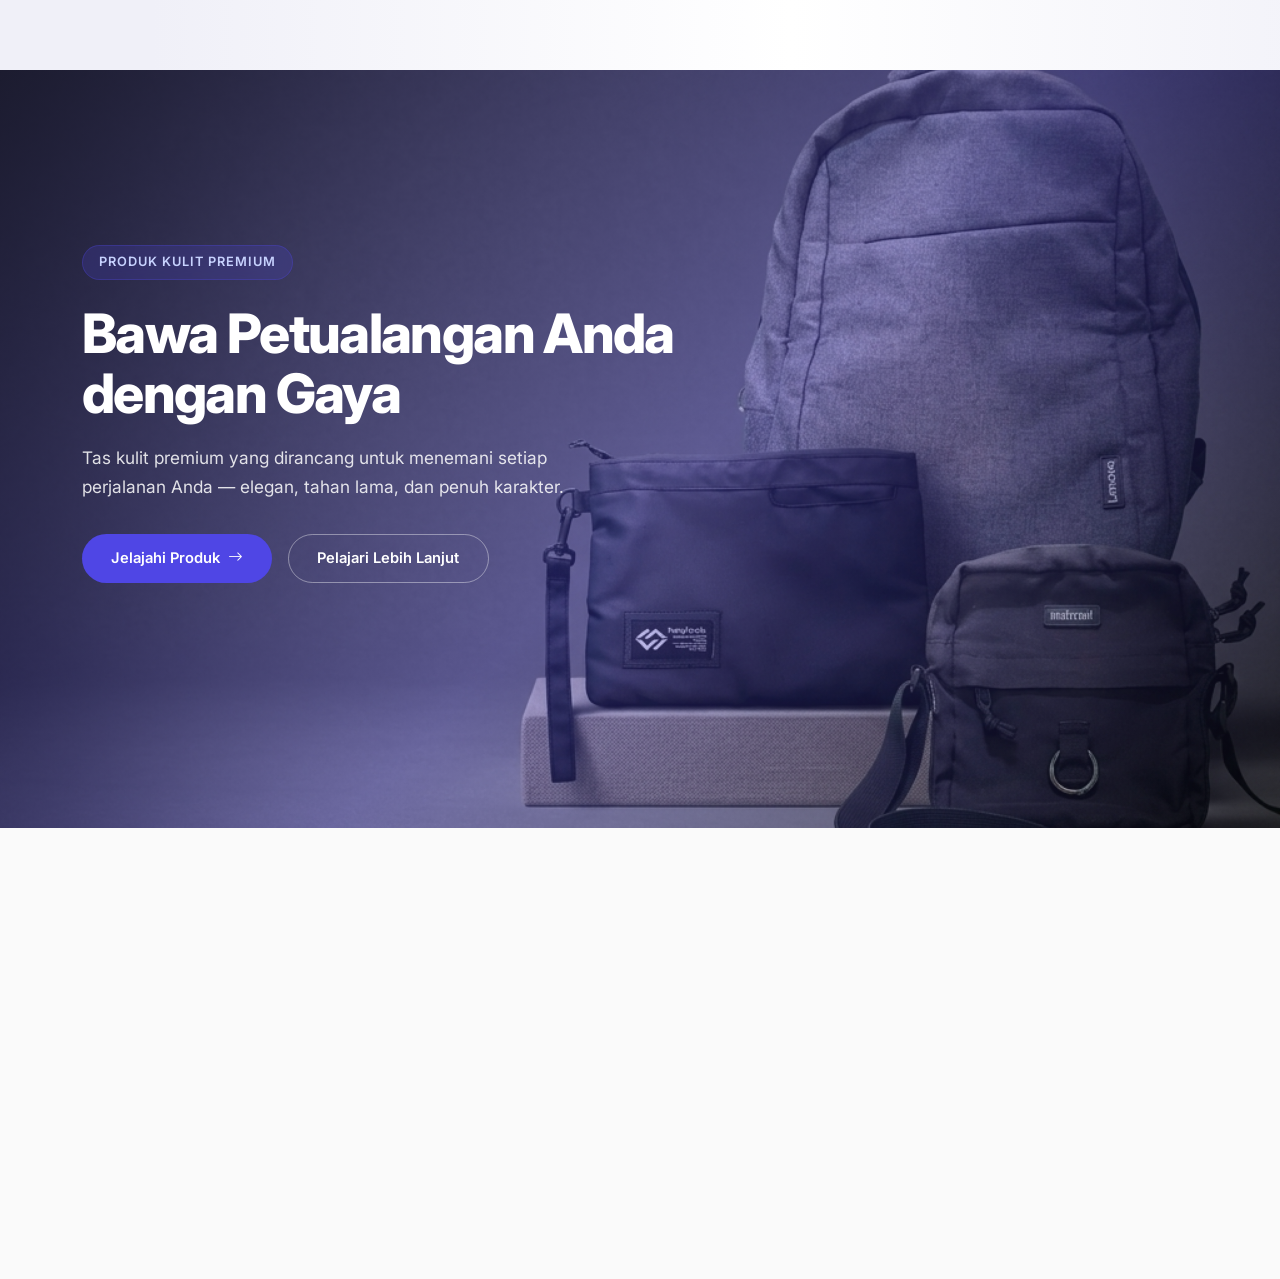
<file: index.html>
<!DOCTYPE html>
<html lang="id">
<head>
  <meta charset="UTF-8">
  <meta http-equiv="refresh" content="0; url=mybag/beranda.html">
  <title>MyBag — Redirecting...</title>
</head>
<body>
  <p>Mengarahkan ke <a href="mybag/beranda.html">MyBag</a>...</p>
</body>
</html>
</file>
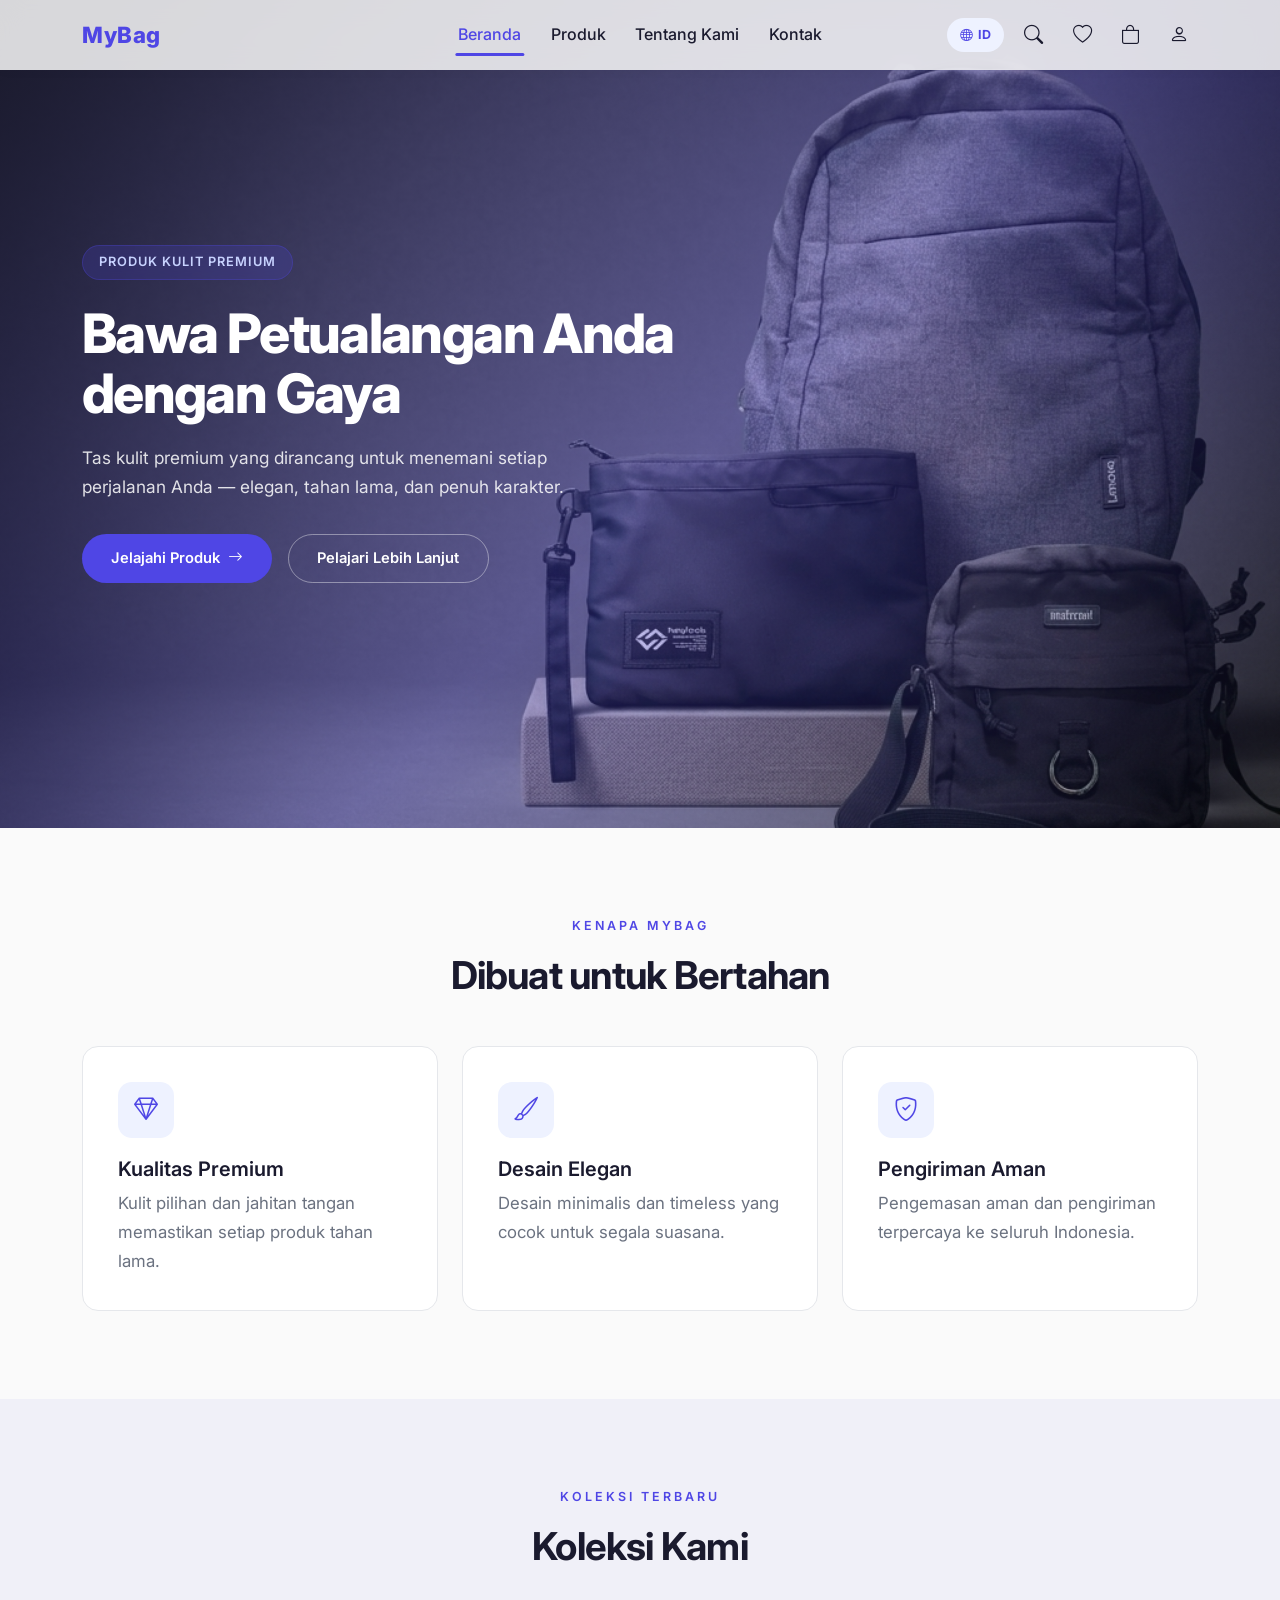
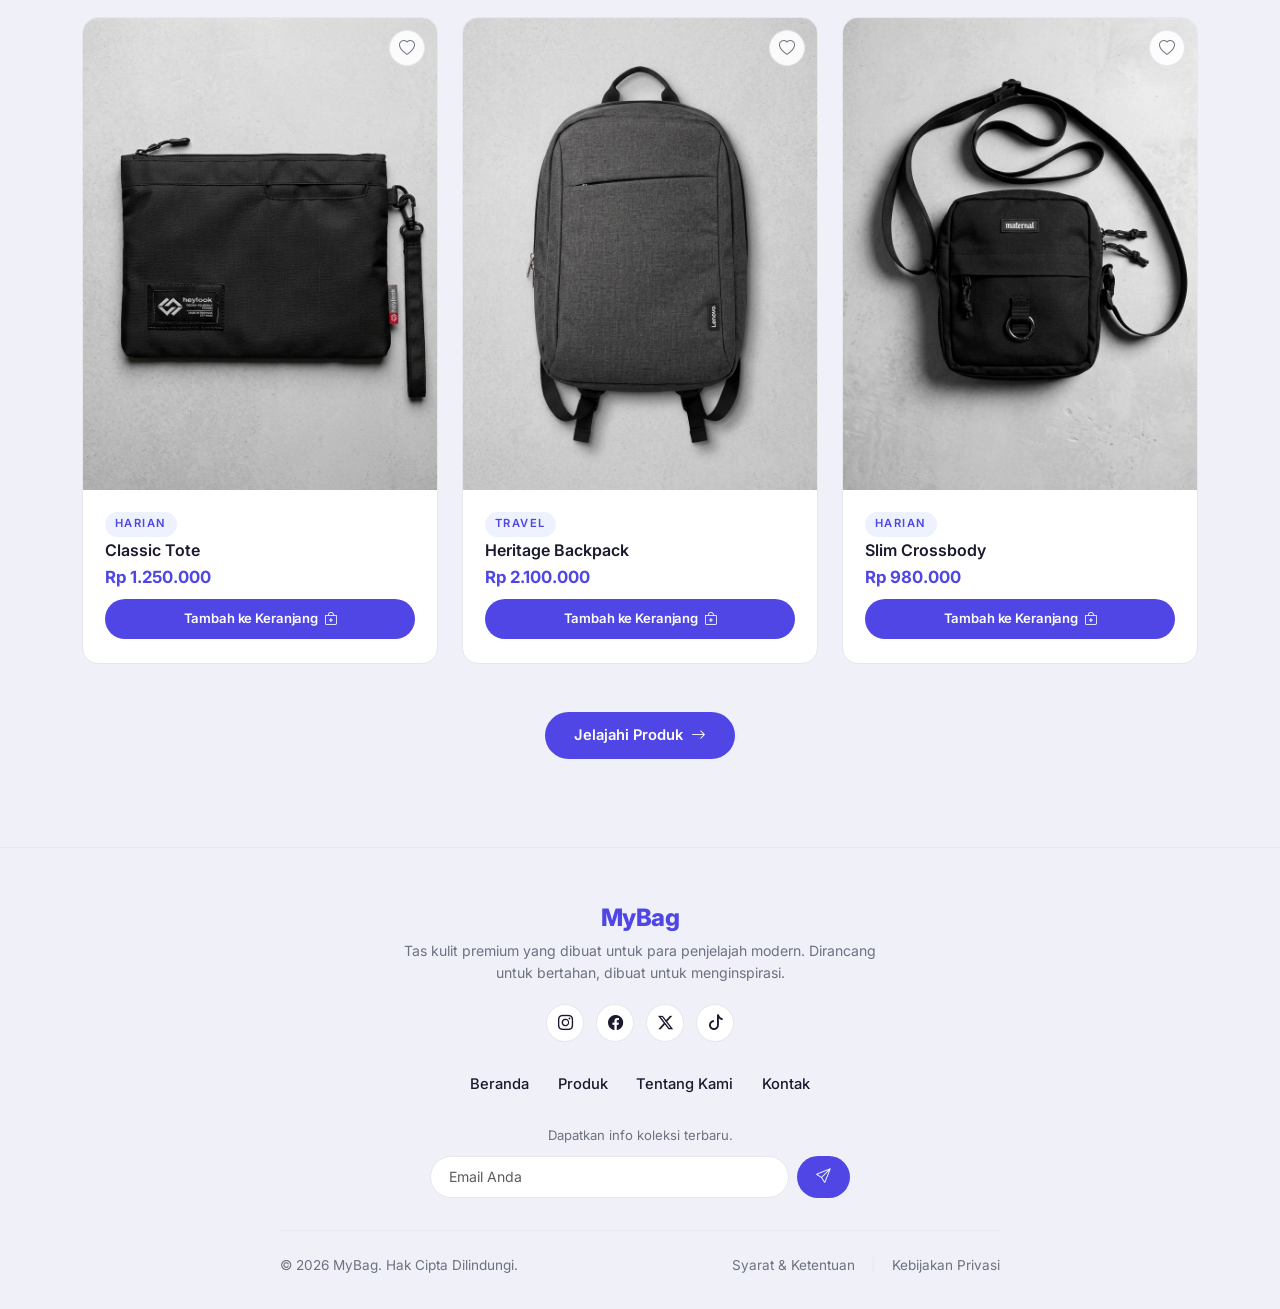
<file: mybag/beranda.html>
<!DOCTYPE html>
<html lang="id">
<head>
<meta charset="UTF-8">
<meta name="viewport" content="width=device-width, initial-scale=1.0">
<meta name="description" content="MyBag — Tas kulit premium untuk para penjelajah modern. Elegan, tahan lama, dan penuh karakter.">
<title>MyBag — Carry Your Adventure in Style</title>
<link href="https://cdn.jsdelivr.net/npm/bootstrap@5.3.3/dist/css/bootstrap.min.css" rel="stylesheet">
<link href="https://cdn.jsdelivr.net/npm/bootstrap-icons@1.11.3/font/bootstrap-icons.css" rel="stylesheet">
<link href="https://fonts.googleapis.com/css2?family=Inter:wght@300;400;500;600;700;800&display=swap" rel="stylesheet">
<link href="css/global.css" rel="stylesheet">
<style>
/* Hero */
.hero{position:relative;min-height:92vh;display:flex;align-items:center;overflow:hidden;}
.hero-bg{position:absolute;inset:0;background:url('../assets/images/Hero Banner.png') center/cover no-repeat;}
.hero-overlay{position:absolute;inset:0;background:linear-gradient(135deg, rgba(26,26,46,0.88) 0%, rgba(79,70,229,0.35) 55%, rgba(26,26,46,0.18) 100%);}
.hero-content{position:relative;z-index:2;color:#fff;}
.hero-content h1{font-size:3.4rem;font-weight:800;line-height:1.1;margin-bottom:1.2rem;letter-spacing:-0.03em;}
.hero-content p{font-size:1.08rem;color:rgba(255,255,255,0.85);max-width:500px;margin-bottom:2rem;line-height:1.7;}
.hero .btn-outline-main{background:transparent;color:#fff;border-color:rgba(255,255,255,0.4);}
.hero .btn-outline-main:hover{background:#fff;color:var(--primary);border-color:#fff;}
.hero-badge{display:inline-block;background:rgba(79,70,229,0.2);border:1px solid rgba(79,70,229,0.3);color:#c7d2fe;padding:0.4rem 1rem;border-radius:50px;font-size:0.8rem;font-weight:600;letter-spacing:1px;text-transform:uppercase;margin-bottom:1.5rem;backdrop-filter:blur(8px);}

@media (max-width:991px){
  .hero-content h1{font-size:2.4rem;}
  .hero{min-height:80vh; align-items:flex-end; padding-bottom:4rem;}
  .hero-overlay{background:linear-gradient(180deg, rgba(26,26,46,0.6) 0%, rgba(26,26,46,0.85) 100%);}
  .hero-content .d-flex.gap-3{flex-wrap:nowrap !important; gap:0.6rem !important;}
  .hero-content .btn-main,
  .hero-content .btn-outline-main{font-size:0.82rem; padding:0.65rem 1.2rem; white-space:nowrap;}
}
</style>
</head>
<body>

<!-- Navbar -->
<div id="navbar"></div>

<!-- Hero -->
<section class="hero">
  <div class="hero-bg"></div>
  <div class="hero-overlay"></div>
  <div class="container hero-content">
    <div class="row">
      <div class="col-lg-7">
        <span class="hero-badge" data-i18n="hero_badge">Produk Kulit Premium</span>
        <h1 data-i18n="hero_title">Bawa Petualangan Anda dengan Gaya</h1>
        <p data-i18n="hero_desc">Tas kulit premium yang dirancang untuk menemani setiap perjalanan Anda — elegan, tahan lama, dan penuh karakter.</p>
        <div class="d-flex gap-3 flex-wrap">
          <a href="produk.html" class="btn-main"><span data-i18n="btn_explore">Jelajahi Produk</span> <i class="bi bi-arrow-right"></i></a>
          <a href="tentang-kami.html" class="btn-outline-main" data-i18n="btn_learn_more">Pelajari Lebih Lanjut</a>
        </div>
      </div>
    </div>
  </div>
</section>

<!-- Features -->
<section class="section">
  <div class="container">
    <div class="text-center mb-5 reveal">
      <p class="eyebrow" data-i18n="why_eyebrow">Kenapa MyBag</p>
      <h2 class="title" data-i18n="why_title">Dibuat untuk Bertahan</h2>
    </div>
    <div class="row g-4">
      <div class="col-md-4 reveal reveal-delay-1">
        <div class="card-box text-center text-md-start">
          <div class="icon-circle mx-auto mx-md-0"><i class="bi bi-gem"></i></div>
          <h5 class="fw-semibold mb-2" data-i18n="feat_1_title">Kualitas Premium</h5>
          <p class="subtitle mb-0" data-i18n="feat_1_desc">Kulit pilihan dan jahitan tangan memastikan setiap produk tahan lama.</p>
        </div>
      </div>
      <div class="col-md-4 reveal reveal-delay-2">
        <div class="card-box text-center text-md-start">
          <div class="icon-circle mx-auto mx-md-0"><i class="bi bi-brush"></i></div>
          <h5 class="fw-semibold mb-2" data-i18n="feat_2_title">Desain Elegan</h5>
          <p class="subtitle mb-0" data-i18n="feat_2_desc">Desain minimalis dan timeless yang cocok untuk segala suasana.</p>
        </div>
      </div>
      <div class="col-md-4 reveal reveal-delay-3">
        <div class="card-box text-center text-md-start">
          <div class="icon-circle mx-auto mx-md-0"><i class="bi bi-shield-check"></i></div>
          <h5 class="fw-semibold mb-2" data-i18n="feat_3_title">Pengiriman Aman</h5>
          <p class="subtitle mb-0" data-i18n="feat_3_desc">Pengemasan aman dan pengiriman terpercaya ke seluruh Indonesia.</p>
        </div>
      </div>
    </div>
  </div>
</section>

<!-- Latest Collection -->
<section class="section section-bg">
  <div class="container">
    <div class="text-center mb-5 reveal">
      <p class="eyebrow" data-i18n="latest_eyebrow">Koleksi Terbaru</p>
      <h2 class="title" data-i18n="latest_title">Koleksi Kami</h2>
    </div>
    <div class="row g-4" id="homeProductGrid">
      <!-- Dynamic product cards appended by JS -->
    </div>
    <div class="text-center mt-5">
      <a href="produk.html" class="btn-main"><span data-i18n="btn_explore">Jelajahi Semua Produk</span> <i class="bi bi-arrow-right"></i></a>
    </div>
  </div>
</section>

<!-- Footer -->
<div id="footer"></div>

<script src="https://cdn.jsdelivr.net/npm/bootstrap@5.3.3/dist/js/bootstrap.bundle.min.js"></script>
<script src="js/app.js"></script>
<script>
document.addEventListener('DOMContentLoaded', function(){
  renderHomeProducts();
});
</script>
</body>
</html>
</file>
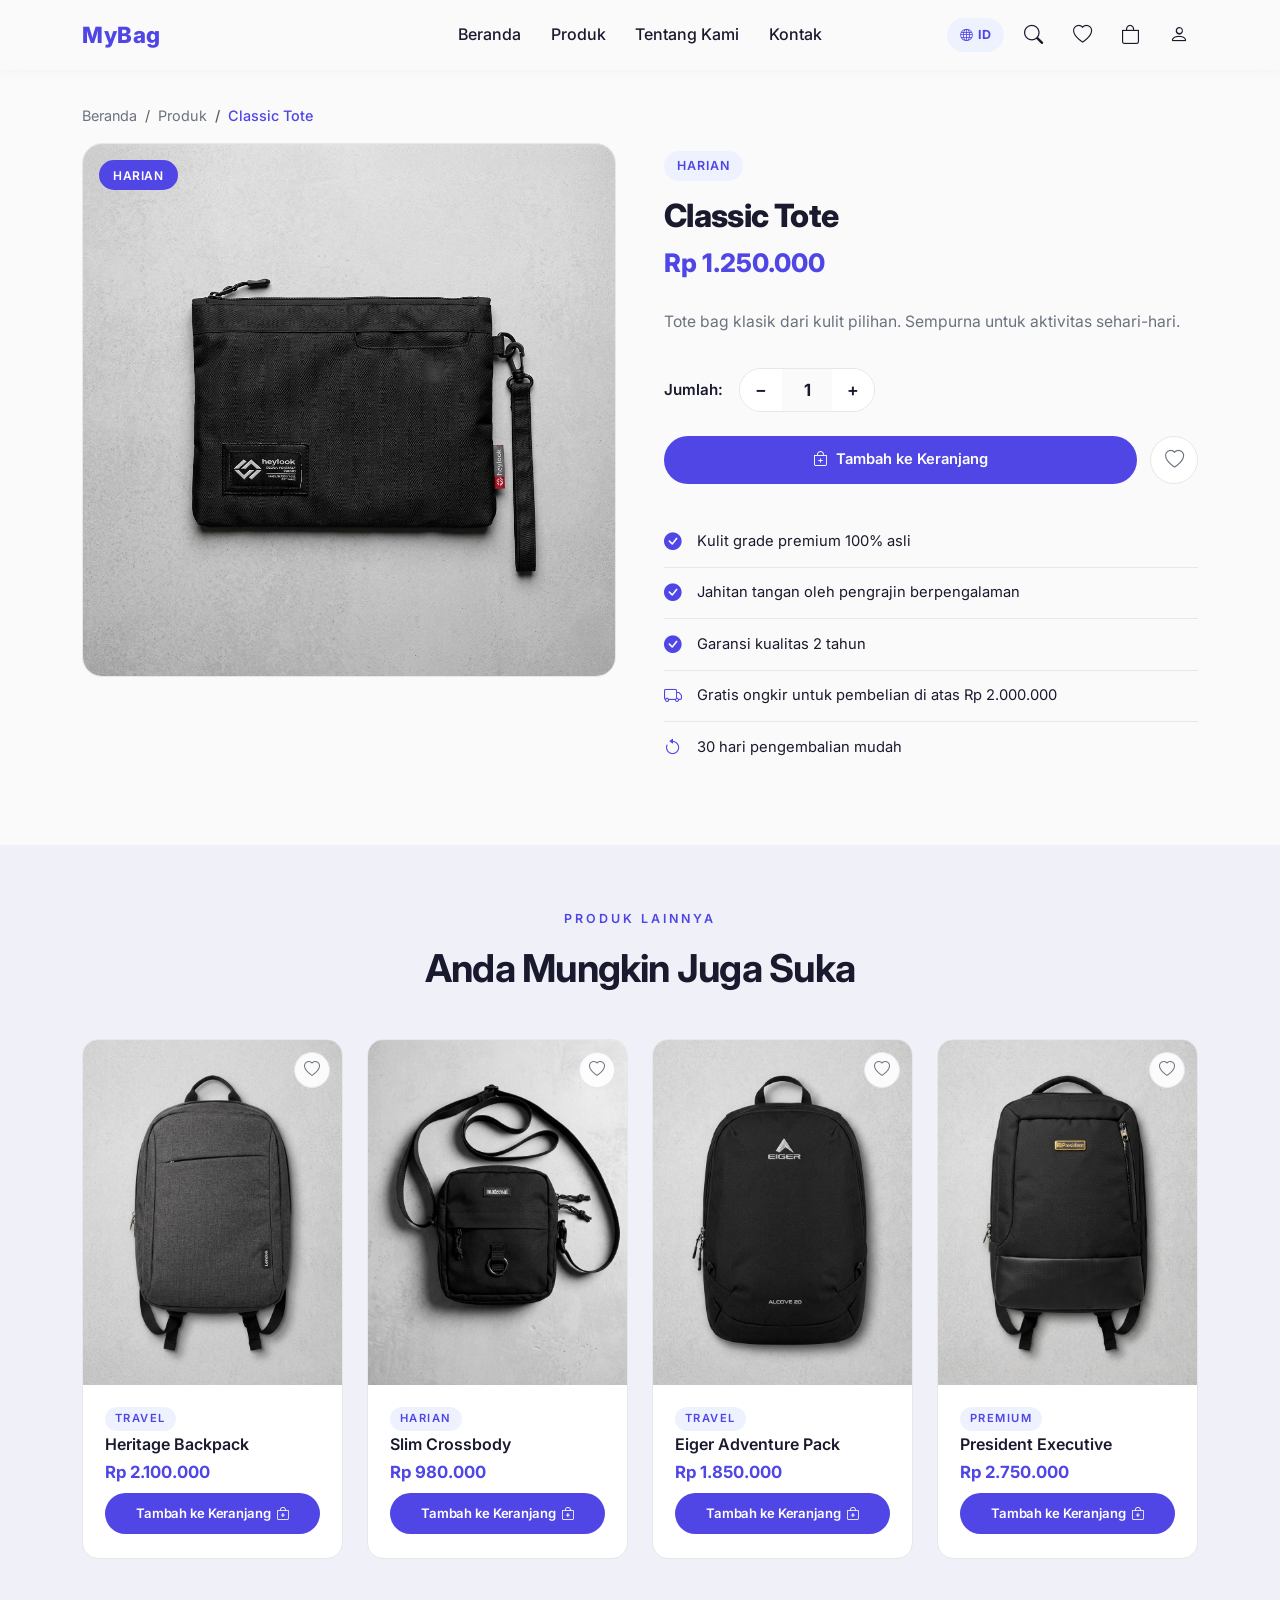
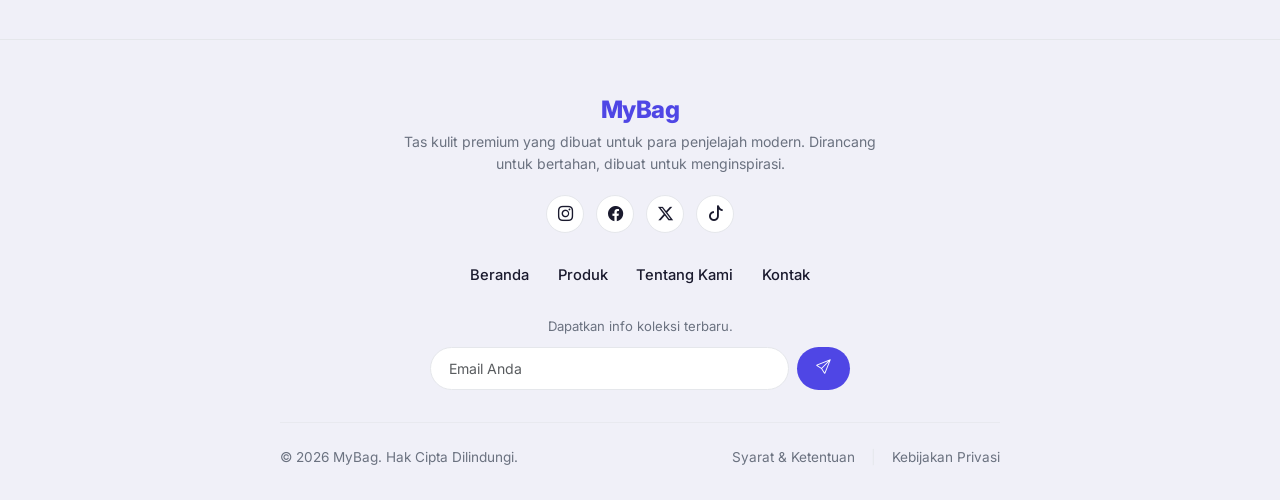
<file: mybag/detail-produk.html>
<!DOCTYPE html>
<html lang="id">
<head>
<meta charset="UTF-8">
<meta name="viewport" content="width=device-width, initial-scale=1.0">
<meta name="description" content="Detail produk tas kulit premium MyBag. Lihat spesifikasi, harga, dan tambahkan ke keranjang.">
<title>MyBag — Detail Produk</title>
<link href="https://cdn.jsdelivr.net/npm/bootstrap@5.3.3/dist/css/bootstrap.min.css" rel="stylesheet">
<link href="https://cdn.jsdelivr.net/npm/bootstrap-icons@1.11.3/font/bootstrap-icons.css" rel="stylesheet">
<link href="https://fonts.googleapis.com/css2?family=Inter:wght@300;400;500;600;700;800&display=swap" rel="stylesheet">
<link href="css/global.css" rel="stylesheet">
<style>
.detail-section{padding:7rem 0 4rem;}

.product-gallery{position:relative;border-radius:20px;overflow:hidden;background:#fff;border:1px solid var(--border);width:100%;aspect-ratio:1 / 1;height:auto;display:flex;align-items:center;justify-content:center;}
.product-gallery img{width:100%;height:100%;object-fit:cover;filter:contrast(1.06) brightness(0.98) saturate(1.02);transition:transform .5s ease;}
.product-gallery:hover img{transform:scale(1.04);}
.gallery-badge{position:absolute;top:16px;left:16px;background:var(--primary);color:#fff;padding:0.35rem 0.9rem;border-radius:50px;font-size:0.75rem;font-weight:600;letter-spacing:0.5px;text-transform:uppercase;z-index:2;}

.product-info{padding:0.5rem 0;}
.product-info .cat-label{display:inline-block;background:var(--primary-light);color:var(--primary);padding:0.3rem 0.8rem;border-radius:50px;font-size:0.78rem;font-weight:600;text-transform:uppercase;letter-spacing:1px;margin-bottom:1rem;}
.product-info h1{font-weight:800;font-size:2rem;letter-spacing:-0.02em;margin-bottom:0.5rem;}
.product-info .price-tag{font-size:1.6rem;font-weight:800;color:var(--primary);margin-bottom:1.5rem;}
.product-info .desc{color:var(--text-secondary);line-height:1.8;margin-bottom:2rem;font-size:0.98rem;}

.qty-selector{display:flex;align-items:center;border:1.5px solid var(--border);border-radius:50px;overflow:hidden;width:fit-content;}
.qty-selector button{background:#fff;border:none;width:42px;height:42px;font-size:1.1rem;font-weight:600;cursor:pointer;transition:all .3s ease;color:var(--text);font-family:'Inter',sans-serif;}
.qty-selector button:hover{background:var(--primary-light);color:var(--primary);}
.qty-selector span{width:50px;text-align:center;font-weight:700;font-size:1.05rem;}

.action-buttons{display:flex;gap:0.8rem;margin-top:1.5rem;flex-wrap:wrap;}
.action-buttons .btn-main{flex:1;justify-content:center;min-width:200px;}
.wishlist-btn{width:48px;height:48px;border-radius:50%;border:1.5px solid var(--border);background:#fff;display:flex;align-items:center;justify-content:center;font-size:1.2rem;cursor:pointer;transition:all .3s cubic-bezier(0.4,0,0.2,1);color:var(--text-secondary);flex-shrink:0;}
.wishlist-btn:hover,.wishlist-btn.active{color:#EF4444;border-color:#EF4444;background:rgba(239,68,68,0.05);transform:scale(1.08);}

.feature-list{list-style:none;padding:0;margin:2rem 0 0;}
.feature-list li{display:flex;align-items:center;gap:0.8rem;padding:0.7rem 0;border-bottom:1px solid var(--border);font-size:0.92rem;}
.feature-list li:last-child{border-bottom:none;}
.feature-list li i{color:var(--primary);font-size:1.1rem;width:20px;}

.related-section{padding:4rem 0 5rem;}

@media (max-width:991px){
  .product-gallery{aspect-ratio:1 / 1;}
  .product-info h1{font-size:1.6rem;}
}
@media (max-width:576px){
  .product-gallery{aspect-ratio:1 / 1;}
  .action-buttons .btn-main { min-width: 0 !important; }
}
</style>
</head>
<body>

<!-- Navbar -->
<div id="navbar"></div>

<!-- Breadcrumb -->
<section style="padding-top:5.5rem;">
  <div class="container">
    <nav aria-label="breadcrumb" style="padding:1rem 0;">
      <ol class="breadcrumb mb-0" style="font-size:0.9rem;">
        <li class="breadcrumb-item"><a href="beranda.html" style="color:var(--text-secondary);" data-i18n="nav_home">Beranda</a></li>
        <li class="breadcrumb-item"><a href="produk.html" style="color:var(--text-secondary);" data-i18n="nav_products">Produk</a></li>
        <li class="breadcrumb-item active" id="breadcrumbName" aria-current="page" style="color:var(--primary);font-weight:500;">Detail</li>
      </ol>
    </nav>
  </div>
</section>

<!-- Product Detail -->
<section class="detail-section" style="padding-top:0;">
  <div class="container">
    <div class="row g-5">
      <div class="col-lg-6 reveal-left revealed">
        <div class="product-gallery">
          <span class="gallery-badge" id="productBadge">PREMIUM</span>
          <img id="productImage" src="" alt="" loading="lazy">
        </div>
      </div>
      <div class="col-lg-6 reveal-right revealed">
        <div class="product-info">
          <span class="cat-label" id="productCat"></span>
          <h1 id="productName"></h1>
          <div class="price-tag" id="productPrice"></div>
          <p class="desc" id="productDesc"></p>

          <div class="d-flex align-items-center gap-3 mb-3">
            <span style="font-weight:600;font-size:0.95rem;" data-i18n="detail_qty">Jumlah:</span>
            <div class="qty-selector">
              <button id="qtyMinus" aria-label="Kurangi">−</button>
              <span id="qtyValue">1</span>
              <button id="qtyPlus" aria-label="Tambah">+</button>
            </div>
          </div>

          <div class="action-buttons">
            <button class="btn-main" id="addToCartBtn">
              <i class="bi bi-bag-plus"></i> <span data-i18n="btn_add_to_cart">Add to Cart</span>
            </button>
            <button class="wishlist-btn" id="wishlistBtn" aria-label="Add to Wishlist">
              <i class="bi bi-heart"></i>
            </button>
          </div>

          <ul class="feature-list">
            <li><i class="bi bi-check-circle-fill"></i> <span data-i18n="detail_feat_1">Kulit grade premium 100% asli</span></li>
            <li><i class="bi bi-check-circle-fill"></i> <span data-i18n="detail_feat_2">Jahitan tangan oleh pengrajin berpengalaman</span></li>
            <li><i class="bi bi-check-circle-fill"></i> <span data-i18n="detail_feat_3">Garansi kualitas 2 tahun</span></li>
            <li><i class="bi bi-truck"></i> <span data-i18n="detail_feat_4">Gratis ongkir untuk pembelian di atas Rp 2.000.000</span></li>
            <li><i class="bi bi-arrow-counterclockwise"></i> <span data-i18n="detail_feat_5">30 hari pengembalian mudah</span></li>
          </ul>
        </div>
      </div>
    </div>
  </div>
</section>

<!-- Related Products -->
<section class="related-section section-bg">
  <div class="container">
    <div class="text-center mb-5 reveal revealed">
      <p class="eyebrow" data-i18n="related_eyebrow">Produk Lainnya</p>
      <h2 class="title" data-i18n="related_title">You May Also Like</h2>
    </div>
    <div class="row g-4" id="relatedGrid"></div>
  </div>
</section>

<!-- Footer -->
<div id="footer"></div>

<script src="https://cdn.jsdelivr.net/npm/bootstrap@5.3.3/dist/js/bootstrap.bundle.min.js"></script>
<script src="js/app.js"></script>
<script>
var qty = 1;
var currentProduct = null;

var urlParams = new URLSearchParams(window.location.search);
var productId = Number(urlParams.get('id')) || 1;

function renderDetailPage() {
  currentProduct = PRODUCTS.find(function(p){ return p.id === productId; });
  if(!currentProduct) currentProduct = PRODUCTS[0];
  var pTrans = I18nStore.getProduct(currentProduct);

  // Only set image src on first load (avoid flicker on language switch)
  var productImage = document.getElementById('productImage');
  if (!productImage.src || productImage.src.indexOf(currentProduct.img.replace('../', '')) === -1) {
    productImage.src = pTrans.img;
  }
  productImage.alt = pTrans.name;
  document.getElementById('productName').textContent = pTrans.name;
  document.getElementById('productPrice').textContent = formatRupiah(pTrans.price);
  document.getElementById('productDesc').textContent = pTrans.desc;
  document.getElementById('productCat').textContent = pTrans.cat;
  document.getElementById('breadcrumbName').textContent = pTrans.name;
  document.getElementById('productBadge').textContent = pTrans.cat;
  document.title = 'MyBag — ' + pTrans.name;

  var wishlistBtn = document.getElementById('wishlistBtn');
  if(wishlistBtn && WishlistStore.has(currentProduct.id)){
    wishlistBtn.classList.add('active');
    wishlistBtn.querySelector('i').className = 'bi bi-heart-fill';
  }

  var related = PRODUCTS.filter(function(p){
    return p.id !== currentProduct.id;
  }).slice(0, 4);

  var relatedGrid = document.getElementById('relatedGrid');

  // Check if existing related cards match — update text only to avoid image flicker
  var existingCards = relatedGrid.querySelectorAll('.product-card');
  if (existingCards.length === related.length) {
    var allMatch = true;
    existingCards.forEach(function(card, i) {
      var btn = card.querySelector('button[data-id]');
      if (!btn || Number(btn.dataset.id) !== related[i].id) allMatch = false;
    });
    if (allMatch) {
      existingCards.forEach(function(card, i) {
        var pRelTrans = I18nStore.getProduct(related[i]);
        var catTag = card.querySelector('.cat-tag');
        var nameEl = card.querySelector('h6');
        var priceEl = card.querySelector('.price');
        var cartBtn = card.querySelector('button[data-id]');
        var imgEl = card.querySelector('img');
        var quickViewBtn = card.querySelector('.quick-view-btn');
        if (catTag) catTag.textContent = pRelTrans.cat;
        if (nameEl) nameEl.textContent = pRelTrans.name;
        if (priceEl) priceEl.textContent = formatRupiah(pRelTrans.price);
        if (cartBtn) cartBtn.innerHTML = I18nStore.t('btn_add_to_cart') + ' <i class="bi bi-bag-plus"></i>';
        if (imgEl) imgEl.alt = pRelTrans.name;
        if (quickViewBtn) quickViewBtn.innerHTML = '<i class="bi bi-eye"></i> ' + I18nStore.t('btn_quick_view');
      });
      updateWishlistButtons();
      return;
    }
  }

  relatedGrid.innerHTML = '';
  related.forEach(function(p, i){
    var pRelTrans = I18nStore.getProduct(p);
    var col = document.createElement('div');
    col.className = 'col-6 col-md-6 col-lg-3 reveal revealed reveal-delay-' + (i + 1);
    col.innerHTML =
      '<div class="product-card">' +
        '<a href="detail-produk.html?id=' + p.id + '">' +
          '<div class="img-wrap">' +
            '<img src="' + pRelTrans.img + '" alt="' + pRelTrans.name + '" loading="lazy">' +
            '<button class="wishlist-quick-btn" data-wishlist-id="' + p.id + '" onclick="toggleWishlistProduct(' + p.id + ', event);"><i class="bi bi-heart"></i></button>' +
            '<button class="quick-view-btn" onclick="showQuickView(' + p.id + ', event);"><i class="bi bi-eye"></i> ' + I18nStore.t('btn_quick_view') + '</button>' +
          '</div>' +
        '</a>' +
        '<div class="body">' +
          '<p class="cat-tag mb-1">' + pRelTrans.cat + '</p>' +
          '<h6 class="fw-semibold mb-1">' + pRelTrans.name + '</h6>' +
          '<p class="price mb-2">' + formatRupiah(pRelTrans.price) + '</p>' +
          '<button class="btn-main w-100 justify-content-center" data-id="' + p.id + '">' + I18nStore.t('btn_add_to_cart') + ' <i class="bi bi-bag-plus"></i></button>' +
        '</div>' +
      '</div>';
    relatedGrid.appendChild(col);
  });

  updateWishlistButtons();
}

function render() {
  renderDetailPage();
}

document.addEventListener('DOMContentLoaded', function(){
  renderDetailPage();
  setTimeout(initScrollReveal, 100);
});

document.getElementById('qtyMinus').addEventListener('click', function(){
  if(qty > 1){
    qty--;
    document.getElementById('qtyValue').textContent = qty;
  }
});

document.getElementById('qtyPlus').addEventListener('click', function(){
  if(qty < 10){
    qty++;
    document.getElementById('qtyValue').textContent = qty;
  }
});

document.getElementById('addToCartBtn').addEventListener('click', function(){
  if(!currentProduct) return;
  var pTrans = I18nStore.getProduct(currentProduct);
  var cart = CartStore.get();
  var existing = cart.find(function(item){ return item.id === currentProduct.id; });
  if(existing){
    existing.qty += qty;
  } else {
    cart.push({ id: currentProduct.id, name: pTrans.name, price: pTrans.price, img: pTrans.img, qty: qty });
  }
  CartStore.save(cart);
  showToast(pTrans.name + ' (' + qty + 'x) ' + I18nStore.t('toast_added_cart'), 'bi-bag-check-fill', 'success');
  qty = 1;
  document.getElementById('qtyValue').textContent = '1';
  triggerButtonFeedback(this);
});

document.getElementById('wishlistBtn').addEventListener('click', function(){
  if(!currentProduct) return;
  var pTrans = I18nStore.getProduct(currentProduct);
  var added = WishlistStore.toggle(currentProduct);
  var icon = this.querySelector('i');
  if(added){
    this.classList.add('active');
    icon.className = 'bi bi-heart-fill';
    showToast(pTrans.name + ' ' + I18nStore.t('toast_added_wishlist'), 'bi-heart-fill', 'success');
  } else {
    this.classList.remove('active');
    icon.className = 'bi bi-heart';
    showToast(pTrans.name + ' ' + I18nStore.t('toast_removed_wishlist'), 'bi-heart', 'error');
  }
  updateWishlistButtons();
});

document.getElementById('relatedGrid').addEventListener('click', function(e){
  var btn = e.target.closest('button[data-id]');
  if(!btn) return;
  var id = Number(btn.dataset.id);
  var product = PRODUCTS.find(function(p){ return p.id === id; });
  if(product) {
    CartStore.add(product);
    triggerButtonFeedback(btn);
  }
});
</script>
</body>
</html>
</file>
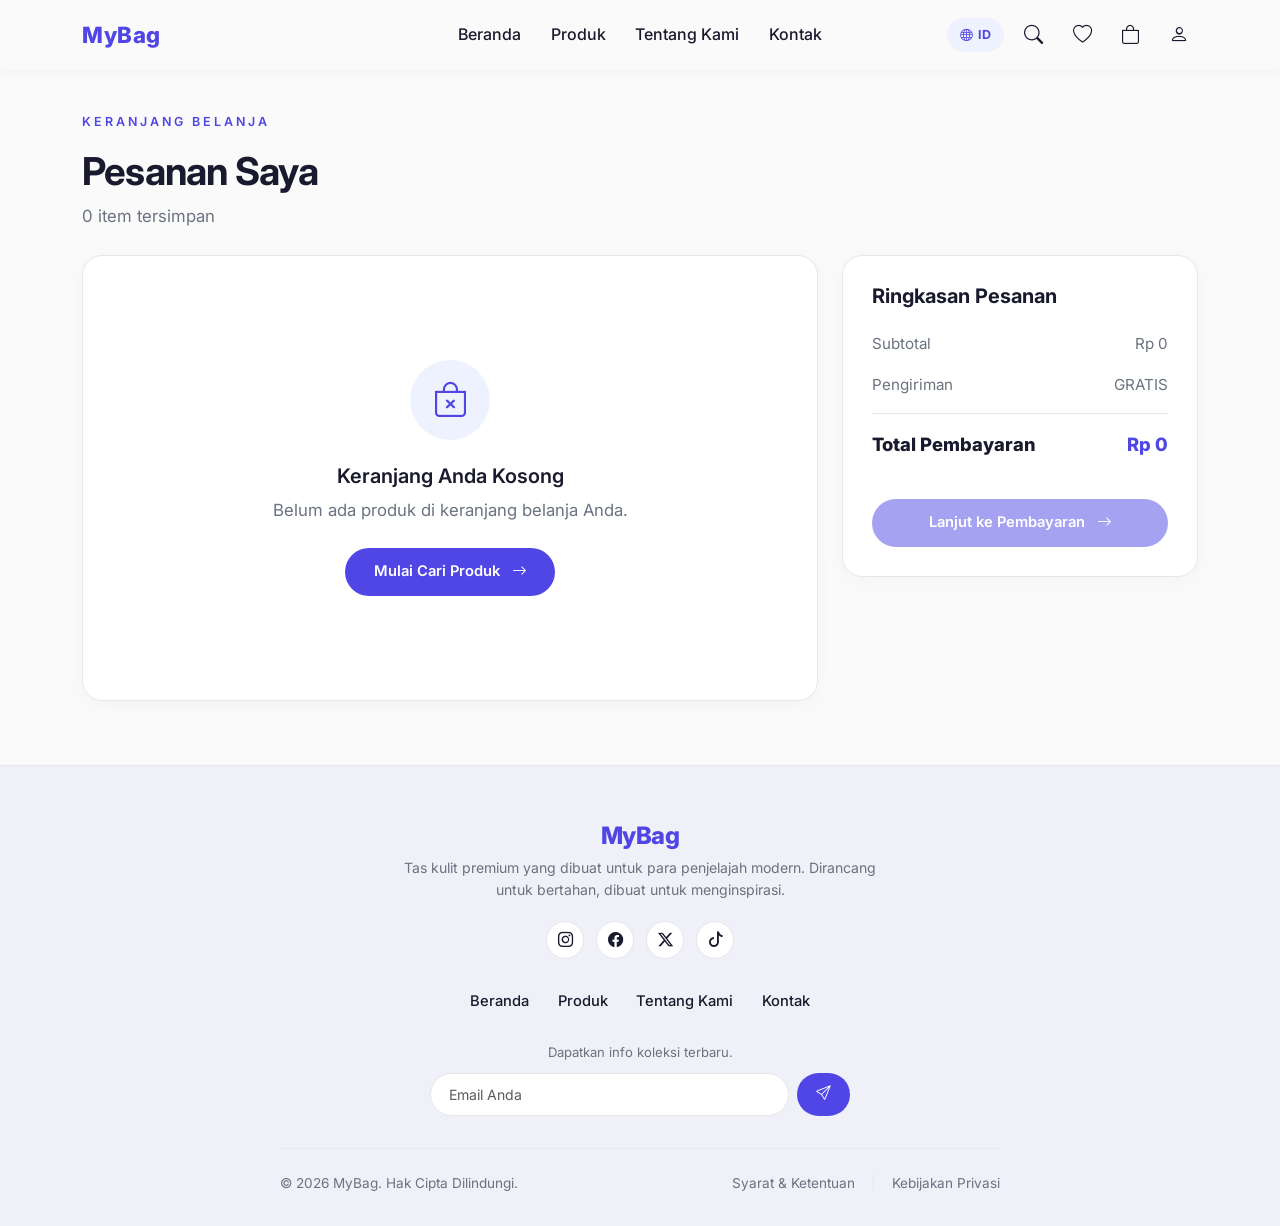
<file: mybag/keranjang-belanja.html>
<!DOCTYPE html>
<html lang="id">
<head>
<meta charset="UTF-8">
<meta name="viewport" content="width=device-width, initial-scale=1.0">
<meta name="description" content="Keranjang belanja MyBag Anda. Tinjau produk pilihan Anda dan lanjut ke pembayaran.">
<title>MyBag — Keranjang Belanja</title>
<link href="https://cdn.jsdelivr.net/npm/bootstrap@5.3.3/dist/css/bootstrap.min.css" rel="stylesheet">
<link href="https://cdn.jsdelivr.net/npm/bootstrap-icons@1.11.3/font/bootstrap-icons.css" rel="stylesheet">
<link href="https://fonts.googleapis.com/css2?family=Inter:wght@300;400;500;600;700;800&display=swap" rel="stylesheet">
<link href="css/global.css" rel="stylesheet">
<style>
.cart-section{padding:7rem 0 4rem;min-height:75vh;}
.cart-table-box{background:#fff;border-radius:20px;border:1px solid var(--border);padding:1.5rem;box-shadow:0 4px 20px rgba(0,0,0,0.03);}

.cart-item{padding:1.2rem 0;border-bottom:1px solid var(--border);transition:all .3s ease;}
.cart-item:last-child{border-bottom:none;}
.cart-item img{width:80px;height:80px;object-fit:cover;border-radius:12px;border:1px solid var(--border);}
.cart-item .name{font-weight:600;font-size:1.02rem;color:var(--text);}
.cart-item .price{color:var(--primary);font-weight:700;font-size:0.95rem;}

.qty-control{display:flex;align-items:center;border:1.5px solid var(--border);border-radius:50px;overflow:hidden;width:fit-content;}
.qty-control button{background:#fff;border:none;width:32px;height:32px;font-size:1rem;font-weight:600;cursor:pointer;transition:all .2s ease;color:var(--text);}
.qty-control button:hover{background:var(--primary-light);color:var(--primary);}
.qty-control span{width:36px;text-align:center;font-weight:600;font-size:0.95rem;}

.remove-btn{color:var(--danger);background:none;border:none;font-size:1.1rem;transition:all .3s cubic-bezier(0.4,0,0.2,1);cursor:pointer;width:36px;height:36px;border-radius:50%;display:flex;align-items:center;justify-content:center;}
.remove-btn:hover{background:rgba(239,68,68,0.08);transform:scale(1.1);}

.summary-card{background:#fff;border-radius:20px;border:1px solid var(--border);padding:1.8rem;box-shadow:0 4px 20px rgba(0,0,0,0.03);position:sticky;top:90px;}
.summary-card h5{font-weight:700;margin-bottom:1.5rem;}
.summary-row{display:flex;justify-content:space-between;margin-bottom:1rem;font-size:0.95rem;color:var(--text-secondary);}
.summary-row.total{border-top:1px solid var(--border);padding-top:1rem;margin-top:1rem;font-size:1.15rem;font-weight:800;color:var(--text);}
.summary-row.total span:last-child{color:var(--primary);}

.promo-box{display:flex;gap:0.5rem;margin-bottom:1.5rem;}
.promo-box input{border-radius:50px;border:1.5px solid var(--border);padding:0.55rem 1rem;font-size:0.85rem;}
.promo-box button{border-radius:50px;padding:0.55rem 1.2rem;font-size:0.85rem;flex-shrink:0;}

.empty-state{text-align:center;padding:5rem 1rem;}
.empty-state .empty-icon{width:80px;height:80px;border-radius:50%;background:var(--primary-light);display:flex;align-items:center;justify-content:center;margin:0 auto 1.5rem;font-size:2.2rem;color:var(--primary);}
</style>
</head>
<body>

<!-- Navbar -->
<div id="navbar"></div>

<!-- Cart Content -->
<section class="cart-section">
  <div class="container">
    <div class="text-start mb-4 reveal revealed">
      <p class="eyebrow" data-i18n="cart_eyebrow">KERANJANG BELANJA</p>
      <h1 class="title" data-i18n="cart_title">Pesanan Saya</h1>
      <p class="subtitle" id="cartCount">0 item tersimpan</p>
    </div>

    <div class="row g-4">
      <div class="col-lg-8">
        <div class="cart-table-box reveal revealed">
          <div id="cartItems">
            <!-- Items injected here -->
          </div>

          <div id="emptyState" class="empty-state d-none">
            <div class="empty-icon"><i class="bi bi-bag-x"></i></div>
            <h5 class="fw-semibold mb-2" data-i18n="cart_empty_title">Keranjang Anda Kosong</h5>
            <p class="subtitle mb-4" data-i18n="cart_empty_desc">Belum ada produk di keranjang belanja Anda.</p>
            <a href="produk.html" class="btn-main"><span data-i18n="btn_start_shopping">Mulai Cari Produk</span> <i class="bi bi-arrow-right ms-1"></i></a>
          </div>
        </div>
      </div>

      <div class="col-lg-4">
        <div class="summary-card reveal revealed">
          <h5 data-i18n="cart_summary_title">Ringkasan Pesanan</h5>

          <div class="summary-row">
            <span data-i18n="cart_subtotal_label">Subtotal</span>
            <span id="sumSubtotal">Rp 0</span>
          </div>
          <div class="summary-row">
            <span data-i18n="cart_shipping_label">Pengiriman</span>
            <span id="sumShipping">GRATIS</span>
          </div>
          <div class="summary-row total">
            <span data-i18n="cart_total_label">Total Pembayaran</span>
            <span id="sumTotal">Rp 0</span>
          </div>

          <button class="btn-main w-100 justify-content-center mt-4" id="checkoutBtn" disabled>
            <span data-i18n="btn_checkout">Lanjut ke Pembayaran</span> <i class="bi bi-arrow-right ms-1"></i>
          </button>
        </div>
      </div>
    </div>
  </div>
</section>

<!-- Footer -->
<div id="footer"></div>

<script src="https://cdn.jsdelivr.net/npm/bootstrap@5.3.3/dist/js/bootstrap.bundle.min.js"></script>
<script src="js/app.js"></script>
<script>
var SHIPPING_FEE = 25000;

function renderCart(){
  var cart = CartStore.get();
  var container = document.getElementById('cartItems');
  var emptyState = document.getElementById('emptyState');
  var checkoutBtn = document.getElementById('checkoutBtn');
  var cartCountEl = document.getElementById('cartCount');

  if(cart.length === 0){
    container.innerHTML = '';
    emptyState.classList.remove('d-none');
    checkoutBtn.disabled = true;
    cartCountEl.textContent = '0 ' + I18nStore.t('wishlist_count_singular');
  } else {
    emptyState.classList.add('d-none');
    checkoutBtn.disabled = false;
    var totalItems = cart.reduce(function(s,i){ return s + i.qty; }, 0);
    var itemWord = totalItems > 1 ? I18nStore.t('wishlist_count_plural') : I18nStore.t('wishlist_count_singular');
    cartCountEl.textContent = totalItems + ' ' + itemWord;

    container.innerHTML = cart.map(function(item){
      var productRef = PRODUCTS.find(function(p){ return p.id === item.id; });
      var pTrans = productRef ? I18nStore.getProduct(productRef) : item;
      return '<div class="cart-item d-flex align-items-center gap-3" data-id="' + item.id + '">' +
        '<a href="detail-produk.html?id=' + item.id + '"><img src="' + item.img + '" alt="' + pTrans.name + '" loading="lazy"></a>' +
        '<div class="flex-grow-1">' +
          '<p class="name mb-1">' + pTrans.name + '</p>' +
          '<p class="price mb-2">' + formatRupiah(item.price) + '</p>' +
          '<div class="qty-control">' +
            '<button class="decrease" aria-label="Kurangi">−</button>' +
            '<span>' + item.qty + '</span>' +
            '<button class="increase" aria-label="Tambah">+</button>' +
          '</div>' +
        '</div>' +
        '<div class="text-end">' +
          '<p class="fw-semibold mb-2" style="color:var(--text);font-size:0.95rem;">' + formatRupiah(item.price * item.qty) + '</p>' +
          '<button class="remove-btn" aria-label="Hapus"><i class="bi bi-trash3"></i></button>' +
        '</div>' +
      '</div>';
    }).join('');
  }
  updateTotals(cart);
}

function renderCartTable() {
  renderCart();
}

function updateTotals(cart){
  var subtotal = cart.reduce(function(sum, item){ return sum + item.price * item.qty; }, 0);
  var shipping = cart.length > 0 ? SHIPPING_FEE : 0;
  var total = subtotal + shipping;
  document.getElementById('sumSubtotal').textContent = formatRupiah(subtotal);
  document.getElementById('sumShipping').textContent = cart.length > 0 ? formatRupiah(shipping) : I18nStore.t('cart_shipping_val');
  document.getElementById('sumTotal').textContent = formatRupiah(total);
}

document.getElementById('cartItems').addEventListener('click', function(e){
  var itemEl = e.target.closest('.cart-item');
  if(!itemEl) return;
  var id = Number(itemEl.dataset.id);

  if(e.target.classList.contains('increase')){
    var cart = CartStore.get();
    var item = cart.find(function(i){ return i.id === id; });
    if(item) CartStore.updateQty(id, item.qty + 1);
    renderCart();
  } else if(e.target.classList.contains('decrease')){
    var cart2 = CartStore.get();
    var item2 = cart2.find(function(i){ return i.id === id; });
    if(item2){
      if(item2.qty > 1){
        CartStore.updateQty(id, item2.qty - 1);
      } else {
        var productToRemove = PRODUCTS.find(function(p){ return p.id === id; });
        CartStore.remove(id);
        if (productToRemove) {
          var pTrans = I18nStore.getProduct(productToRemove);
          showToast(pTrans.name + ' ' + I18nStore.t('toast_removed_cart'), 'bi-trash3', 'error');
        } else {
          showToast(I18nStore.t('toast_removed_cart'), 'bi-trash3', 'error');
        }
      }
    }
    renderCart();
  } else if(e.target.closest('.remove-btn')){
    var productToRemove2 = PRODUCTS.find(function(p){ return p.id === id; });
    CartStore.remove(id);
    if (productToRemove2) {
      var pTrans2 = I18nStore.getProduct(productToRemove2);
      showToast(pTrans2.name + ' ' + I18nStore.t('toast_removed_cart'), 'bi-trash3', 'error');
    } else {
      showToast(I18nStore.t('toast_removed_cart'), 'bi-trash3', 'error');
    }
    renderCart();
  }
});

document.getElementById('checkoutBtn').addEventListener('click', function(){
  var cart = CartStore.get();
  if(cart.length > 0){
    window.location.href = 'pesanan-berhasil.html';
  }
});

document.addEventListener('DOMContentLoaded', function(){
  renderCart();
});
</script>
</body>
</html>
</file>
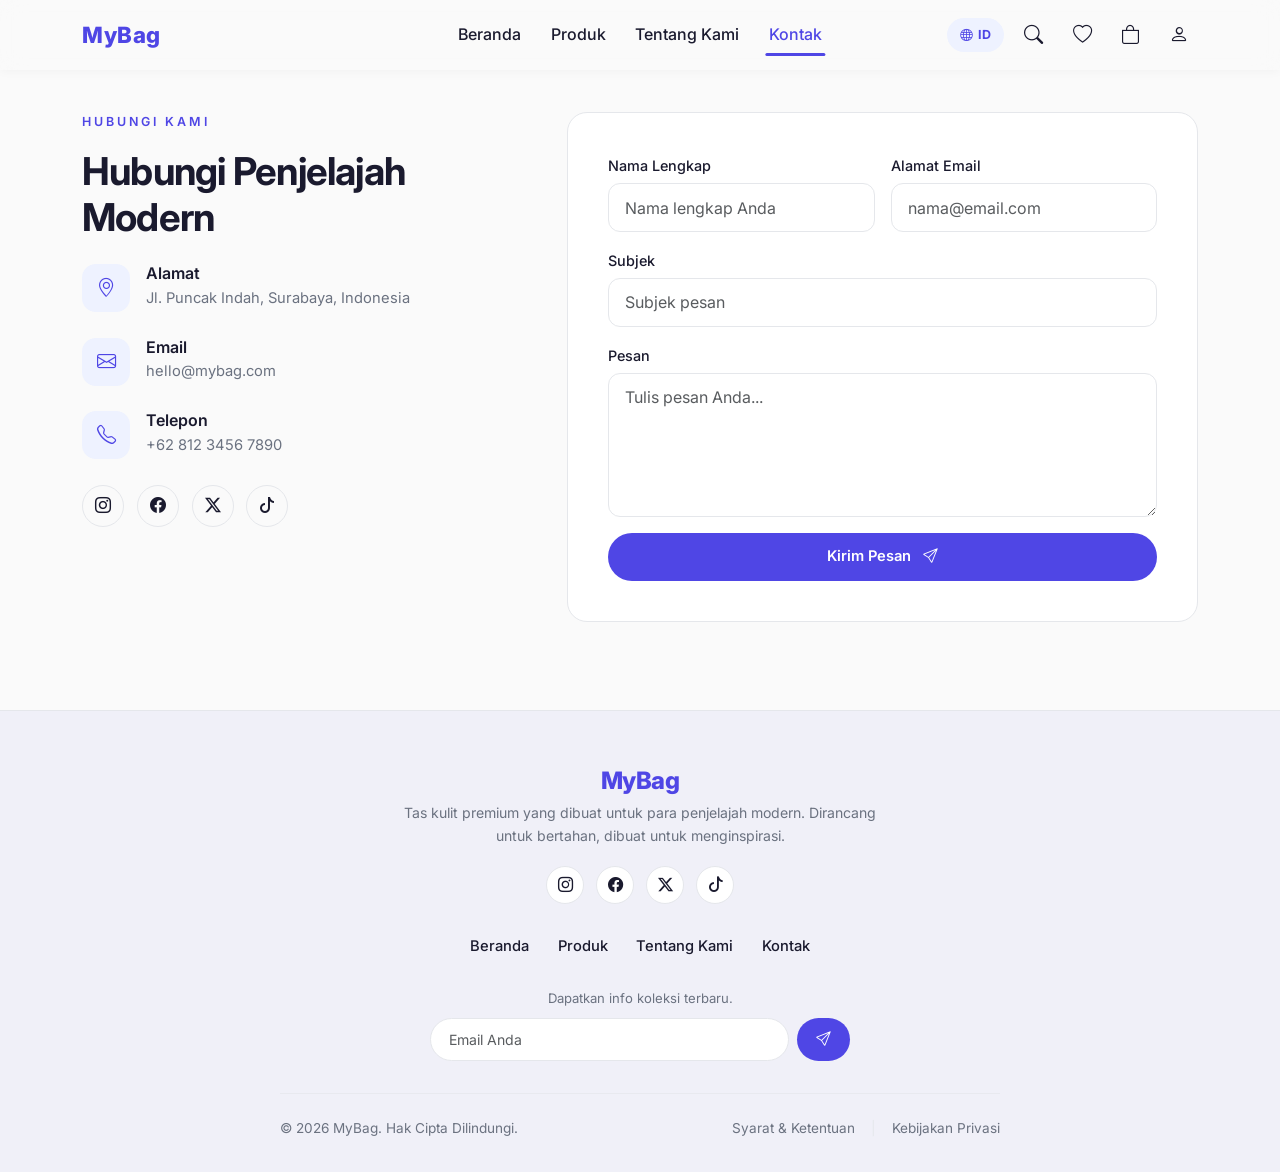
<file: mybag/kontak.html>
<!DOCTYPE html>
<html lang="id">
<head>
<meta charset="UTF-8">
<meta name="viewport" content="width=device-width, initial-scale=1.0">
<meta name="description" content="Hubungi MyBag — kami siap membantu pertanyaan Anda tentang produk tas kulit premium kami.">
<title>MyBag — Kontak</title>
<link href="https://cdn.jsdelivr.net/npm/bootstrap@5.3.3/dist/css/bootstrap.min.css" rel="stylesheet">
<link href="https://cdn.jsdelivr.net/npm/bootstrap-icons@1.11.3/font/bootstrap-icons.css" rel="stylesheet">
<link href="https://fonts.googleapis.com/css2?family=Inter:wght@300;400;500;600;700;800&display=swap" rel="stylesheet">
<link href="css/global.css" rel="stylesheet">
<style>
.contact-info-item{display:flex;align-items:flex-start;gap:1rem;margin-bottom:1.6rem;}
.contact-info-item .icon-circle{width:48px;height:48px;flex-shrink:0;border-radius:14px;background:var(--primary-light);display:flex;align-items:center;justify-content:center;color:var(--primary);font-size:1.2rem;transition:all .3s ease;}
.contact-info-item:hover .icon-circle{background:var(--primary);color:#fff;transform:scale(1.05);}
.contact-info-item h6{font-weight:600;margin-bottom:0.2rem;}
.contact-info-item p{color:var(--text-secondary);margin-bottom:0;font-size:0.92rem;}

.social-links{display:flex;gap:0.8rem;margin-top:1.5rem;}
.social-links a{width:42px;height:42px;border-radius:50%;border:1.5px solid var(--border);display:flex;align-items:center;justify-content:center;color:var(--text);transition:all .3s cubic-bezier(0.4,0,0.2,1);}
.social-links a:hover{background:var(--primary);color:#fff;border-color:var(--primary);transform:translateY(-3px);box-shadow:0 4px 12px rgba(79,70,229,0.2);}

.contact-img{border-radius:16px;overflow:hidden;margin-top:2rem;}
.contact-img img{width:100%;height:200px;object-fit:cover;transition:transform .5s ease;}
.contact-img:hover img{transform:scale(1.05);}
</style>
</head>
<body>

<!-- Navbar -->
<div id="navbar"></div>

<!-- Contact -->
<section class="section" style="padding-top:7rem;">
  <div class="container">
    <div class="row g-5">
      <div class="col-lg-5 reveal-left revealed">
        <p class="eyebrow" data-i18n="contact_eyebrow">Hubungi Kami</p>
        <h1 class="title mb-4" data-i18n="contact_title">Hubungi Penjelajah Modern</h1>

        <div class="contact-info-item">
          <div class="icon-circle"><i class="bi bi-geo-alt"></i></div>
          <div>
            <h6 data-i18n="contact_addr_title">Alamat</h6>
            <p data-i18n="contact_addr_val">Jl. Puncak Indah, Surabaya, Indonesia</p>
          </div>
        </div>
        <div class="contact-info-item">
          <div class="icon-circle"><i class="bi bi-envelope"></i></div>
          <div>
            <h6 data-i18n="contact_email_title">Email</h6>
            <p>hello@mybag.com</p>
          </div>
        </div>
        <div class="contact-info-item">
          <div class="icon-circle"><i class="bi bi-telephone"></i></div>
          <div>
            <h6 data-i18n="contact_phone_title">Telepon</h6>
            <p>+62 812 3456 7890</p>
          </div>
        </div>

        <div class="social-links">
          <a href="#" aria-label="Instagram"><i class="bi bi-instagram"></i></a>
          <a href="#" aria-label="Facebook"><i class="bi bi-facebook"></i></a>
          <a href="#" aria-label="Twitter"><i class="bi bi-twitter-x"></i></a>
          <a href="#" aria-label="TikTok"><i class="bi bi-tiktok"></i></a>
        </div>
      </div>

      <div class="col-lg-7 reveal-right revealed">
        <div class="form-box">
          <form id="contactForm" novalidate>
            <div class="row g-3">
              <div class="col-md-6">
                <label for="fullName" data-i18n="form_fullname">Nama Lengkap</label>
                <input type="text" class="form-control" id="fullName" placeholder="Nama lengkap Anda" data-i18n-placeholder="form_fullname_ph">
                <div class="invalid-msg" id="nameError" data-i18n="err_name">Nama wajib diisi.</div>
              </div>
              <div class="col-md-6">
                <label for="contactEmail" data-i18n="form_email">Email</label>
                <input type="email" class="form-control" id="contactEmail" placeholder="nama@email.com" data-i18n-placeholder="form_email_ph">
                <div class="invalid-msg" id="contactEmailError" data-i18n="err_email">Masukkan email yang valid.</div>
              </div>
              <div class="col-12">
                <label for="subject" data-i18n="form_subject">Subjek</label>
                <input type="text" class="form-control" id="subject" placeholder="Subjek pesan" data-i18n-placeholder="form_subject_ph">
                <div class="invalid-msg" id="subjectError" data-i18n="err_subject">Subjek wajib diisi.</div>
              </div>
              <div class="col-12">
                <label for="message" data-i18n="form_message">Pesan</label>
                <textarea class="form-control" id="message" rows="5" placeholder="Tulis pesan Anda..." data-i18n-placeholder="form_message_ph"></textarea>
                <div class="invalid-msg" id="messageError" data-i18n="err_message">Pesan wajib diisi.</div>
              </div>
              <div class="col-12">
                <button type="submit" class="btn-main" style="width:100%;justify-content:center;"><span data-i18n="btn_send_message">Kirim Pesan</span> <i class="bi bi-send ms-1"></i></button>
              </div>
            </div>
          </form>
        </div>
      </div>
    </div>
  </div>
</section>

<!-- Footer -->
<div id="footer"></div>

<script src="https://cdn.jsdelivr.net/npm/bootstrap@5.3.3/dist/js/bootstrap.bundle.min.js"></script>
<script src="js/app.js"></script>
<script>
var contactForm = document.getElementById('contactForm');
var fullName = document.getElementById('fullName');
var contactEmail = document.getElementById('contactEmail');
var subject = document.getElementById('subject');
var message = document.getElementById('message');

function isValidEmail(value){
  return /^[^\s@]+@[^\s@]+\.[^\s@]+$/.test(value);
}

function setError(input, errorEl, show){
  input.classList.toggle('is-invalid', show);
  errorEl.style.display = show ? 'block' : 'none';
}

[fullName, contactEmail, subject, message].forEach(function(input){
  input.addEventListener('blur', function(){
    if(input === contactEmail){
      setError(input, document.getElementById('contactEmailError'), !input.value.trim() || !isValidEmail(input.value.trim()));
    } else {
      var errorId = input === fullName ? 'nameError' : input === subject ? 'subjectError' : 'messageError';
      setError(input, document.getElementById(errorId), !input.value.trim());
    }
  });
  input.addEventListener('input', function(){
    if(input.classList.contains('is-invalid')){
      if(input === contactEmail){
        if(input.value.trim() && isValidEmail(input.value.trim())) setError(input, document.getElementById('contactEmailError'), false);
      } else {
        var errorId2 = input === fullName ? 'nameError' : input === subject ? 'subjectError' : 'messageError';
        if(input.value.trim()) setError(input, document.getElementById(errorId2), false);
      }
    }
  });
});

contactForm.addEventListener('submit', function(e){
  e.preventDefault();
  var valid = true;

  if(!fullName.value.trim()){
    setError(fullName, document.getElementById('nameError'), true); valid = false;
  } else { setError(fullName, document.getElementById('nameError'), false); }

  if(!contactEmail.value.trim() || !isValidEmail(contactEmail.value.trim())){
    setError(contactEmail, document.getElementById('contactEmailError'), true); valid = false;
  } else { setError(contactEmail, document.getElementById('contactEmailError'), false); }

  if(!subject.value.trim()){
    setError(subject, document.getElementById('subjectError'), true); valid = false;
  } else { setError(subject, document.getElementById('subjectError'), false); }

  if(!message.value.trim()){
    setError(message, document.getElementById('messageError'), true); valid = false;
  } else { setError(message, document.getElementById('messageError'), false); }

  if(valid){
    showToast(I18nStore.t('toast_contact_success'), 'bi-check-circle-fill', 'success');
    contactForm.reset();
  }
});
</script>
</body>
</html>
</file>
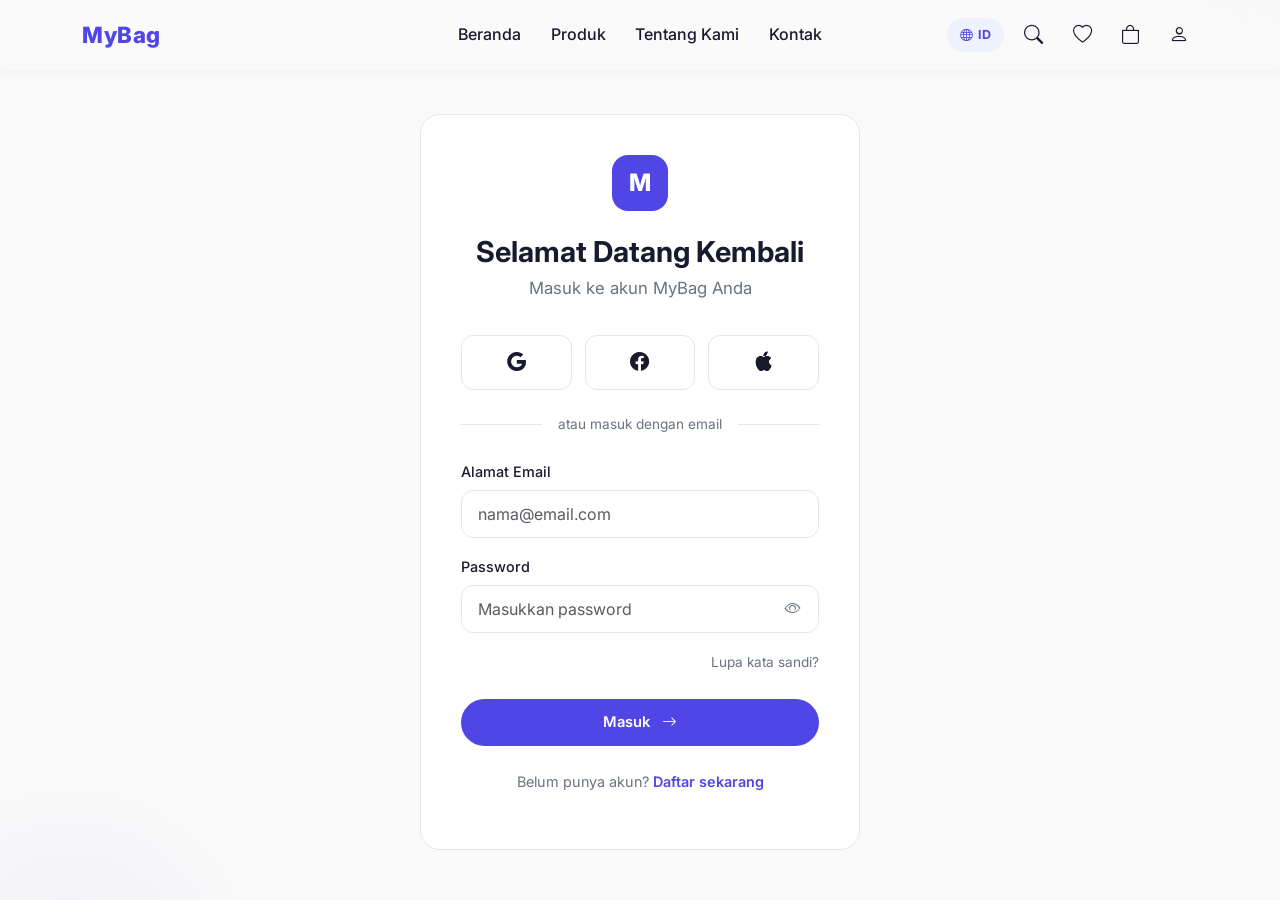
<file: mybag/login.html>
<!DOCTYPE html>
<html lang="id">
<head>
<meta charset="UTF-8">
<meta name="viewport" content="width=device-width, initial-scale=1.0">
<meta name="description" content="Login ke akun MyBag Anda untuk melanjutkan belanja tas kulit premium.">
<title>MyBag — Login</title>
<link href="https://cdn.jsdelivr.net/npm/bootstrap@5.3.3/dist/css/bootstrap.min.css" rel="stylesheet">
<link href="https://cdn.jsdelivr.net/npm/bootstrap-icons@1.11.3/font/bootstrap-icons.css" rel="stylesheet">
<link href="https://fonts.googleapis.com/css2?family=Inter:wght@300;400;500;600;700;800&display=swap" rel="stylesheet">
<link href="css/global.css" rel="stylesheet">
<style>
.login-section{min-height:100vh;display:flex;align-items:center;padding:7rem 0 3rem;position:relative;overflow:hidden;}
.login-section::before{content:'';position:absolute;top:-50%;right:-20%;width:500px;height:500px;border-radius:50%;background:radial-gradient(circle, rgba(79,70,229,0.08) 0%, transparent 70%);}
.login-section::after{content:'';position:absolute;bottom:-30%;left:-10%;width:400px;height:400px;border-radius:50%;background:radial-gradient(circle, rgba(79,70,229,0.06) 0%, transparent 70%);}

.login-box{position:relative;z-index:1;max-width:440px;margin:0 auto;animation:loginFade .6s cubic-bezier(0.4,0,0.2,1);}
@keyframes loginFade{from{opacity:0;transform:translateY(20px);}to{opacity:1;transform:translateY(0);}}

.login-box .brand-icon{width:56px;height:56px;border-radius:16px;background:var(--primary);color:#fff;display:flex;align-items:center;justify-content:center;font-size:1.5rem;font-weight:800;margin:0 auto 1.5rem;}

.forgot-link{font-size:0.85rem;color:var(--text-secondary);transition:color .3s ease;}
.forgot-link:hover{color:var(--primary);}
.register-text{text-align:center;margin-top:1.5rem;color:var(--text-secondary);font-size:0.9rem;}
.register-text a{color:var(--primary);font-weight:600;transition:color .3s ease;}
.register-text a:hover{color:var(--hover);}

.divider{display:flex;align-items:center;margin:1.5rem 0;color:var(--text-secondary);font-size:0.85rem;}
.divider::before,.divider::after{content:'';flex:1;height:1px;background:var(--border);}
.divider::before{margin-right:1rem;}
.divider::after{margin-left:1rem;}

.social-login{display:flex;gap:0.8rem;}
.social-login button{flex:1;padding:0.7rem;border:1.5px solid var(--border);border-radius:12px;background:#fff;font-size:1.2rem;cursor:pointer;transition:all .3s ease;color:var(--text);}
.social-login button:hover{border-color:var(--primary);color:var(--primary);transform:translateY(-2px);box-shadow:0 4px 12px rgba(79,70,229,0.1);}
</style>
</head>
<body>

<!-- Navbar -->
<div id="navbar"></div>

<!-- Login -->
<section class="login-section">
  <div class="container">
    <div class="login-box">
      <div class="form-box">
        <div class="brand-icon">M</div>
        <h2 style="font-weight:700;font-size:1.8rem;text-align:center;margin-bottom:0.3rem;" data-i18n="login_title">Selamat Datang Kembali</h2>
        <p class="subtitle" style="text-align:center;margin-bottom:2rem;" data-i18n="login_subtitle">Masuk untuk melanjutkan belanja Anda.</p>

        <div class="social-login mb-3">
          <button type="button" aria-label="Login with Google"><i class="bi bi-google"></i></button>
          <button type="button" aria-label="Login with Facebook"><i class="bi bi-facebook"></i></button>
          <button type="button" aria-label="Login with Apple"><i class="bi bi-apple"></i></button>
        </div>

        <div class="divider" data-i18n="login_divider">atau masuk dengan email</div>

        <form id="loginForm" novalidate>
          <div class="mb-3">
            <label for="email" data-i18n="form_email">Alamat Email</label>
            <input type="email" class="form-control" id="email" placeholder="nama@email.com" data-i18n-placeholder="form_email_ph">
            <div class="invalid-msg" id="emailError" data-i18n="err_email">Masukkan email yang valid.</div>
          </div>
          <div class="mb-3">
            <label for="password" data-i18n="form_password">Password</label>
            <div class="password-wrap">
              <input type="password" class="form-control" id="password" placeholder="Masukkan password" data-i18n-placeholder="form_password_ph">
              <button type="button" class="toggle-pass" id="togglePass" aria-label="Toggle password"><i class="bi bi-eye"></i></button>
            </div>
            <div class="invalid-msg" id="passwordError" data-i18n="err_password">Password wajib diisi (min. 6 karakter).</div>
          </div>
          <div class="text-end mb-4">
            <a href="#" class="forgot-link" data-i18n="login_forgot">Lupa kata sandi?</a>
          </div>
          <button type="submit" class="btn-main" style="width:100%;justify-content:center;"><span data-i18n="btn_sign_in">Masuk</span> <i class="bi bi-arrow-right ms-1"></i></button>
        </form>
        <p class="register-text"><span data-i18n="login_no_account">Belum punya akun?</span> <a href="register.html" data-i18n="login_register_link">Daftar sekarang</a></p>
      </div>
    </div>
  </div>
</section>

<script src="https://cdn.jsdelivr.net/npm/bootstrap@5.3.3/dist/js/bootstrap.bundle.min.js"></script>
<script src="js/app.js"></script>
<script>
var loginForm = document.getElementById('loginForm');
var emailInput = document.getElementById('email');
var passwordInput = document.getElementById('password');

function isValidEmail(value){
  return /^[^\s@]+@[^\s@]+\.[^\s@]+$/.test(value);
}

function setError(input, errorEl, show){
  input.classList.toggle('is-invalid', show);
  errorEl.style.display = show ? 'block' : 'none';
}

emailInput.addEventListener('input', function(){
  if(emailInput.classList.contains('is-invalid') && emailInput.value.trim() && isValidEmail(emailInput.value.trim())){
    setError(emailInput, document.getElementById('emailError'), false);
  }
});
passwordInput.addEventListener('input', function(){
  if(passwordInput.classList.contains('is-invalid') && passwordInput.value.trim().length >= 6){
    setError(passwordInput, document.getElementById('passwordError'), false);
  }
});

loginForm.addEventListener('submit', function(e){
  e.preventDefault();
  var valid = true;

  if(!emailInput.value.trim() || !isValidEmail(emailInput.value.trim())){
    setError(emailInput, document.getElementById('emailError'), true);
    valid = false;
  } else {
    setError(emailInput, document.getElementById('emailError'), false);
  }

  if(!passwordInput.value.trim() || passwordInput.value.trim().length < 6){
    setError(passwordInput, document.getElementById('passwordError'), true);
    valid = false;
  } else {
    setError(passwordInput, document.getElementById('passwordError'), false);
  }

  if(valid){
    showToast(I18nStore.t('toast_login_success'), 'bi-check-circle-fill', 'success');
    setTimeout(function(){ window.location.href = 'beranda.html'; }, 1500);
  }
});

document.getElementById('togglePass').addEventListener('click', function(){
  var isPassword = passwordInput.type === 'password';
  passwordInput.type = isPassword ? 'text' : 'password';
  this.innerHTML = isPassword ? '<i class="bi bi-eye-slash"></i>' : '<i class="bi bi-eye"></i>';
});
</script>
</body>
</html>
</file>
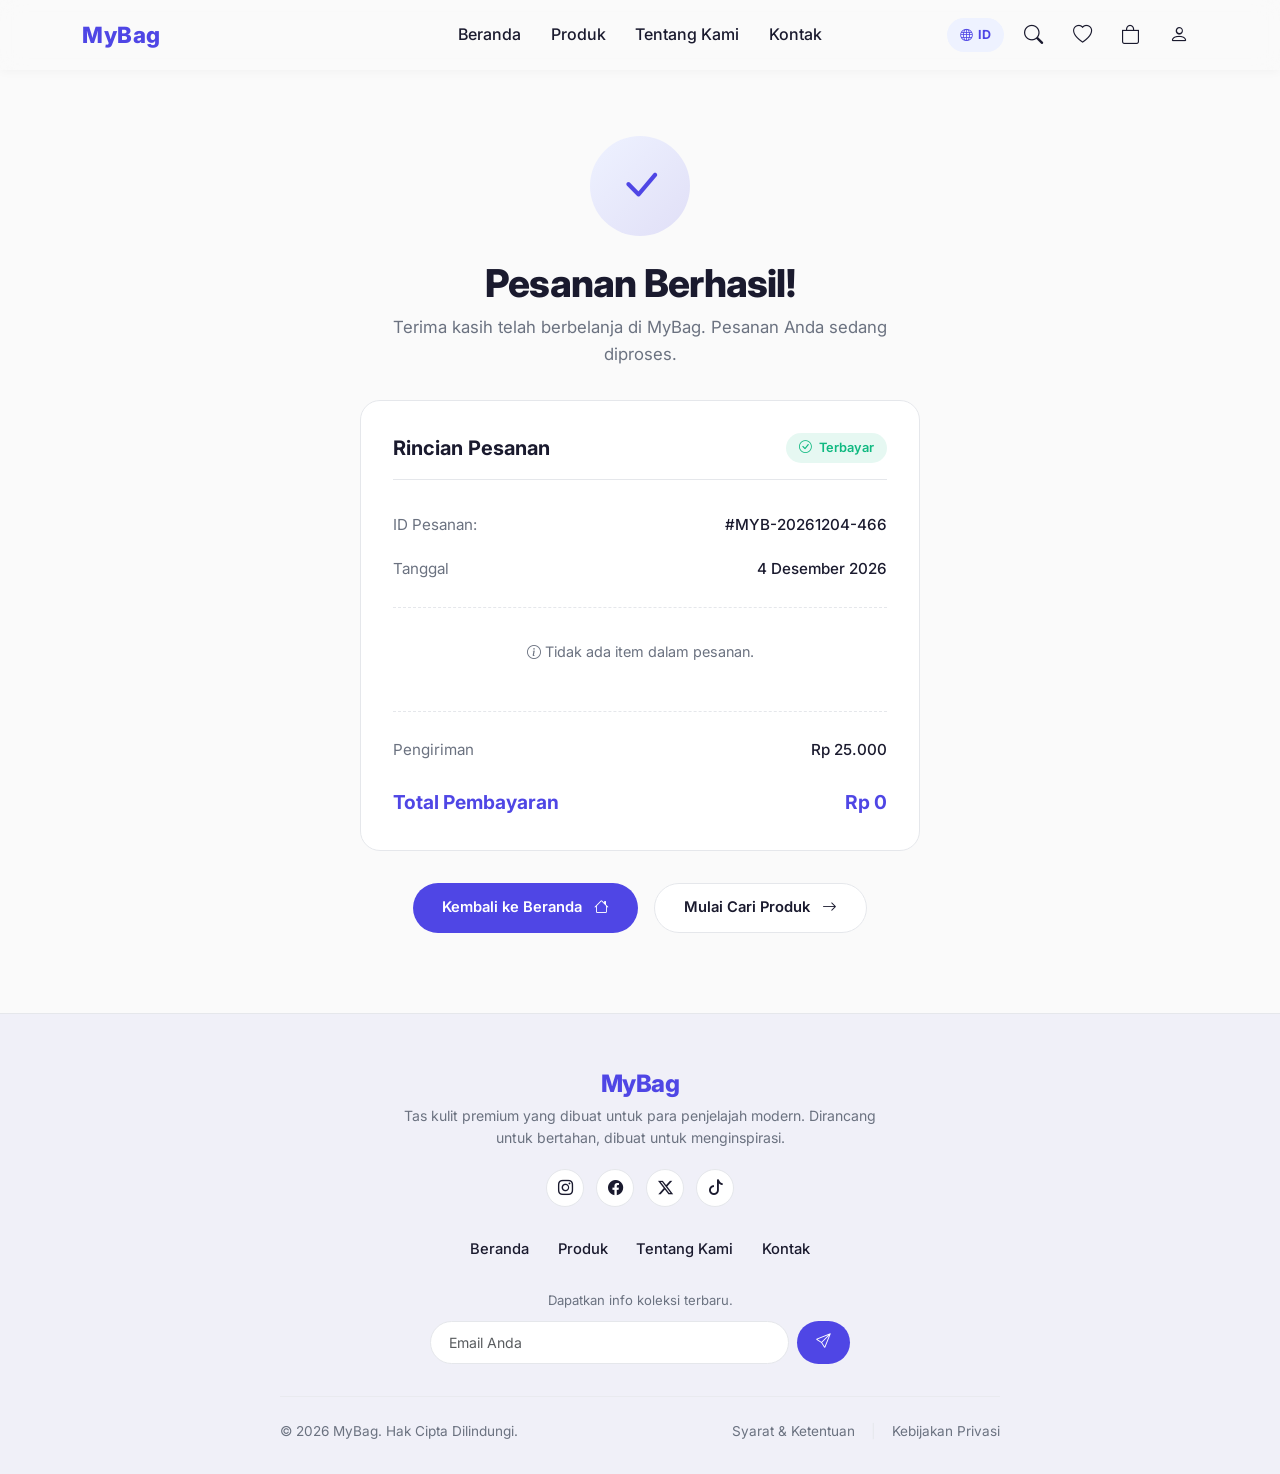
<file: mybag/pesanan-berhasil.html>
<!DOCTYPE html>
<html lang="id">
<head>
<meta charset="UTF-8">
<meta name="viewport" content="width=device-width, initial-scale=1.0">
<meta name="description" content="Pesanan Anda berhasil diproses! Terima kasih telah berbelanja di MyBag.">
<title>MyBag — Pesanan Berhasil</title>
<link href="https://cdn.jsdelivr.net/npm/bootstrap@5.3.3/dist/css/bootstrap.min.css" rel="stylesheet">
<link href="https://cdn.jsdelivr.net/npm/bootstrap-icons@1.11.3/font/bootstrap-icons.css" rel="stylesheet">
<link href="https://fonts.googleapis.com/css2?family=Inter:wght@300;400;500;600;700;800&display=swap" rel="stylesheet">
<link href="css/global.css" rel="stylesheet">
<style>
.success-section{padding:8.5rem 0 5rem;min-height:100vh;display:flex;align-items:center;}
.success-wrap{max-width:560px;margin:0 auto;text-align:center;}

.success-icon{width:100px;height:100px;border-radius:50%;background:linear-gradient(135deg, var(--primary-light) 0%, rgba(79,70,229,0.15) 100%);display:flex;align-items:center;justify-content:center;margin:0 auto 1.5rem;font-size:2.8rem;color:var(--primary);
  animation:successPop .6s cubic-bezier(0.34,1.56,0.64,1);}
@keyframes successPop{0%{transform:scale(0);opacity:0;}100%{transform:scale(1);opacity:1;}}

.success-title{font-weight:800;font-size:2.4rem;margin-bottom:0.5rem;letter-spacing:-0.02em;}
.success-sub{color:var(--text-secondary);margin-bottom:2rem;font-size:1.05rem;}

.confetti-particle{position:fixed;width:8px;height:8px;border-radius:50%;z-index:1000;pointer-events:none;animation:confettiFall 2.5s ease-in forwards;}
@keyframes confettiFall{0%{opacity:1;transform:translateY(0) rotate(0deg);}100%{opacity:0;transform:translateY(100vh) rotate(720deg);}}

.invoice-card{background:#fff;border:1px solid var(--border);border-radius:20px;padding:2rem;text-align:left;margin-bottom:2rem;animation:slideUp .5s ease .3s both;}
@keyframes slideUp{from{opacity:0;transform:translateY(20px);}to{opacity:1;transform:translateY(0);}}

.invoice-header{display:flex;justify-content:space-between;align-items:center;margin-bottom:1.5rem;padding-bottom:1rem;border-bottom:1.5px solid var(--border);}
.invoice-header h5{font-weight:700;margin:0;}
.invoice-status{background:rgba(16,185,129,0.1);color:var(--success);padding:0.3rem 0.8rem;border-radius:50px;font-size:0.8rem;font-weight:600;}

.invoice-row{display:flex;justify-content:space-between;padding:0.6rem 0;color:var(--text-secondary);font-size:0.95rem;}
.invoice-row span:last-child{color:var(--text);font-weight:500;}
.invoice-products{margin:1rem 0;padding:1rem 0;border-top:1px dashed var(--border);border-bottom:1px dashed var(--border);}
.invoice-product-row{display:flex;justify-content:space-between;font-size:0.9rem;padding:0.5rem 0;color:var(--text-secondary);}
.invoice-product-row span:last-child{font-weight:500;color:var(--text);}
.invoice-total{display:flex;justify-content:space-between;font-weight:700;font-size:1.2rem;color:var(--primary);padding-top:1rem;}
</style>
</head>
<body>

<!-- Navbar -->
<div id="navbar"></div>

<!-- Success -->
<section class="success-section">
  <div class="container">
    <div class="success-wrap">
      <div class="success-icon"><i class="bi bi-check-lg"></i></div>
      <h1 class="success-title reveal" data-i18n="success_title">Pesanan Berhasil!</h1>
      <p class="success-sub reveal" data-i18n="success_desc">Terima kasih telah berbelanja di MyBag. Pesanan Anda sedang kami proses.</p>

      <div class="invoice-card" id="invoiceCard">
        <div class="invoice-header">
          <h5 data-i18n="success_summary_title">Invoice</h5>
          <span class="invoice-status" data-i18n="invoice_paid"><i class="bi bi-check-circle me-1"></i>Terbayar</span>
        </div>
        <div class="invoice-row"><span data-i18n="success_order_id">ID Pesanan:</span><span id="orderNumber">#MYB-20260714-001</span></div>
        <div class="invoice-row"><span data-i18n="invoice_date">Tanggal</span><span id="orderDate"></span></div>
        <div class="invoice-products" id="orderProducts">
          <!-- Dynamic products -->
        </div>
        <div class="invoice-row"><span data-i18n="cart_shipping_label">Pengiriman</span><span>Rp 25.000</span></div>
        <div class="invoice-total"><span data-i18n="cart_total_label">Total Pembayaran</span><span id="orderTotal">Rp 0</span></div>
      </div>

      <div class="d-flex gap-3 justify-content-center flex-wrap" style="animation:slideUp .5s ease .5s both;">
        <a href="beranda.html" class="btn-main"><span data-i18n="btn_back_home">Kembali ke Beranda</span> <i class="bi bi-house ms-1"></i></a>
        <a href="produk.html" class="btn-outline-main"><span data-i18n="btn_start_shopping">Lanjut Belanja</span> <i class="bi bi-arrow-right ms-1"></i></a>
      </div>
    </div>
  </div>
</section>

<!-- Footer -->
<div id="footer"></div>

<script src="https://cdn.jsdelivr.net/npm/bootstrap@5.3.3/dist/js/bootstrap.bundle.min.js"></script>
<script src="js/app.js"></script>
<script>
function launchConfetti(){
  var colors = ['#4F46E5','#10B981','#F59E0B','#EF4444','#8B5CF6','#EC4899'];
  for(var i=0;i<40;i++){
    var particle = document.createElement('div');
    particle.className = 'confetti-particle';
    particle.style.left = Math.random()*100 + 'vw';
    particle.style.top = '-10px';
    particle.style.background = colors[Math.floor(Math.random()*colors.length)];
    particle.style.animationDelay = Math.random()*1.5 + 's';
    particle.style.animationDuration = (2 + Math.random()*2) + 's';
    var size = 6 + Math.random()*6;
    particle.style.width = size + 'px';
    particle.style.height = size + 'px';
    particle.style.borderRadius = Math.random() > 0.5 ? '50%' : '2px';
    document.body.appendChild(particle);
    setTimeout(function(el){ el.remove(); }.bind(null, particle), 4500);
  }
}

document.addEventListener('DOMContentLoaded', function(){
  var cart = CartStore.get();
  var SHIPPING = 25000;

  var now = new Date();
  var orderNum = '#MYB-' + now.getFullYear() +
    String(now.getMonth()+1).padStart(2,'0') +
    String(now.getDate()).padStart(2,'0') + '-' +
    String(Math.floor(Math.random()*999)+1).padStart(3,'0');
  document.getElementById('orderNumber').textContent = orderNum;

  var monthsId = ['Januari','Februari','Maret','April','Mei','Juni','Juli','Agustus','September','Oktober','November','Desember'];
  var monthsEn = ['January','February','March','April','May','June','July','August','September','October','November','December'];
  var months = I18nStore.getLang() === 'en' ? monthsEn : monthsId;
  document.getElementById('orderDate').textContent = now.getDate() + ' ' + months[now.getMonth()] + ' ' + now.getFullYear();

  var productsEl = document.getElementById('orderProducts');
  if(cart.length > 0){
    var subtotal = 0;
    productsEl.innerHTML = cart.map(function(item){
      var productRef = PRODUCTS.find(function(p){ return p.id === item.id; });
      var pTrans = productRef ? I18nStore.getProduct(productRef) : item;
      var lineTotal = item.price * item.qty;
      subtotal += lineTotal;
      return '<div class="invoice-product-row">' +
        '<span>' + pTrans.name + ' &times; ' + item.qty + '</span>' +
        '<span>' + formatRupiah(lineTotal) + '</span>' +
      '</div>';
    }).join('');
    document.getElementById('orderTotal').textContent = formatRupiah(subtotal + SHIPPING);
  } else {
    productsEl.innerHTML = '<p style="color:var(--text-secondary);text-align:center;padding:1rem 0;font-size:0.9rem;"><i class="bi bi-info-circle me-1"></i>Tidak ada item dalam pesanan.</p>';
    document.getElementById('orderTotal').textContent = 'Rp 0';
  }

  CartStore.clear();
  setTimeout(launchConfetti, 500);
});
</script>
</body>
</html>
</file>
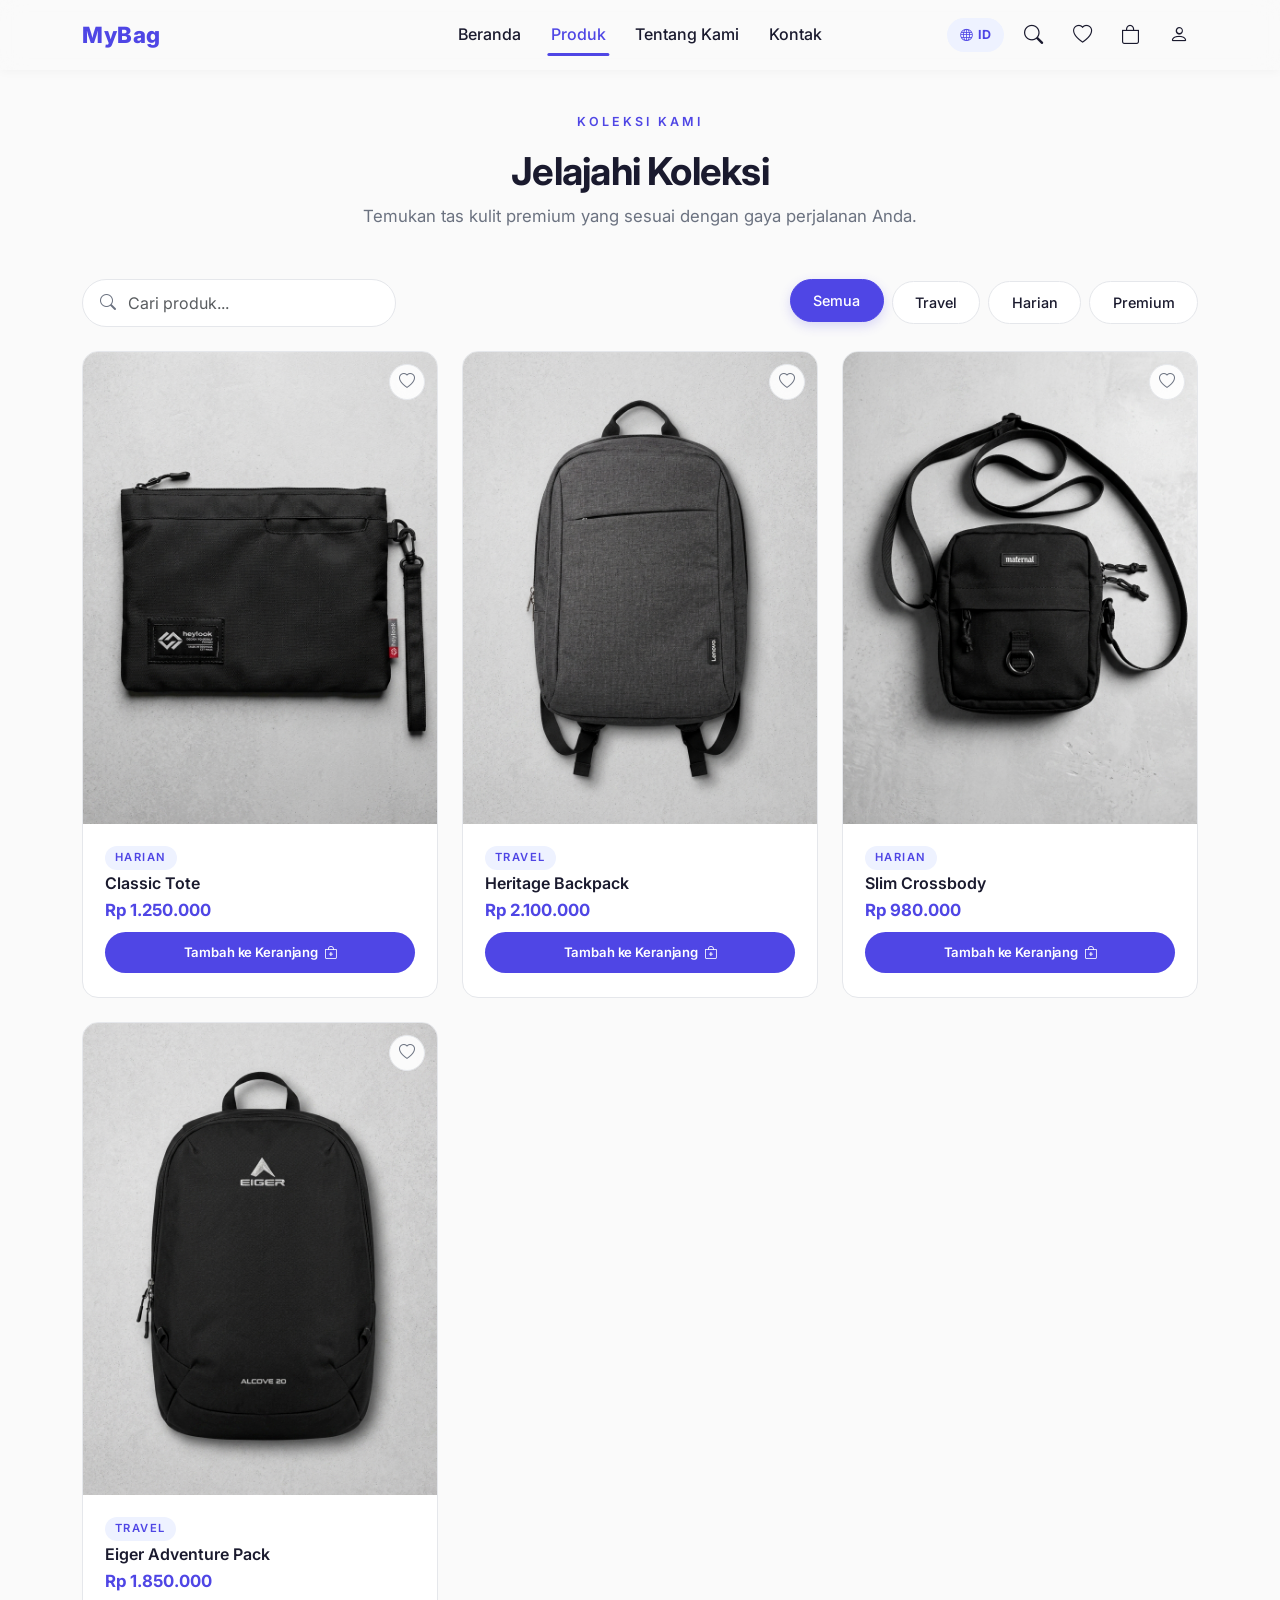
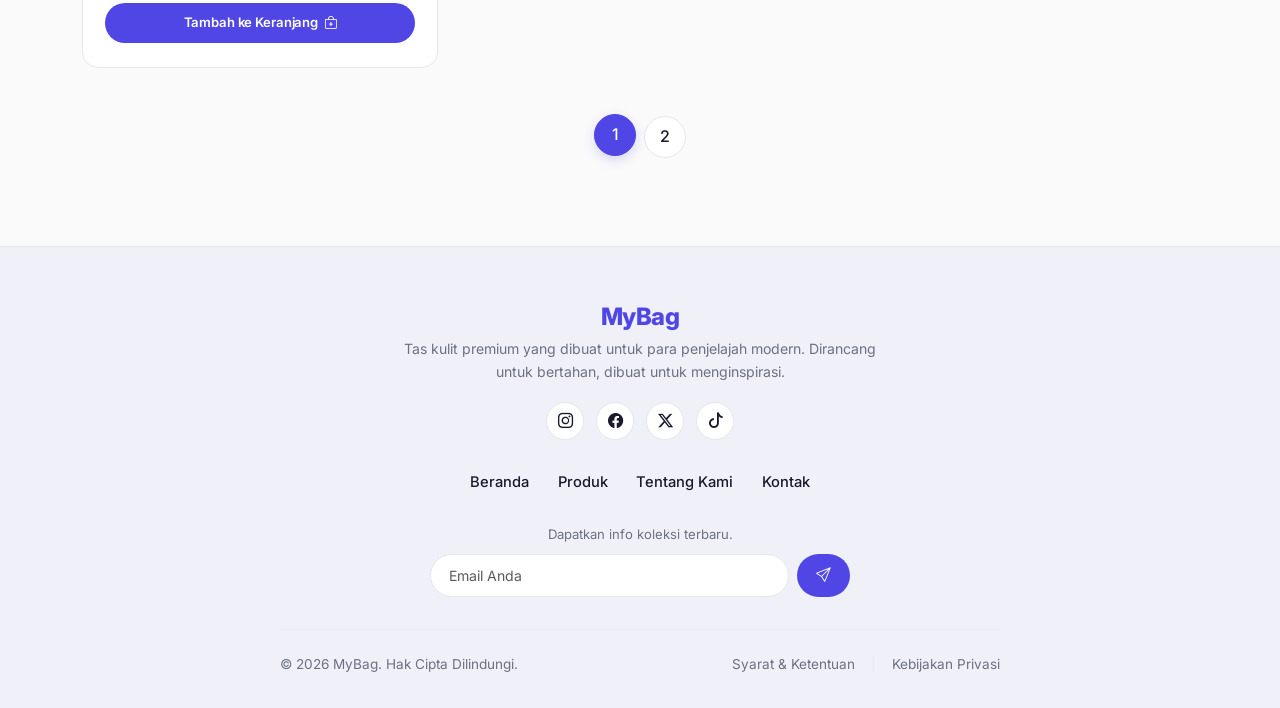
<file: mybag/produk.html>
<!DOCTYPE html>
<html lang="id">
<head>
<meta charset="UTF-8">
<meta name="viewport" content="width=device-width, initial-scale=1.0">
<meta name="description" content="Jelajahi koleksi tas kulit premium MyBag. Temukan tas travel, daily, dan premium yang sempurna untuk Anda.">
<title>MyBag — Jelajahi Koleksi</title>
<link href="https://cdn.jsdelivr.net/npm/bootstrap@5.3.3/dist/css/bootstrap.min.css" rel="stylesheet">
<link href="https://cdn.jsdelivr.net/npm/bootstrap-icons@1.11.3/font/bootstrap-icons.css" rel="stylesheet">
<link href="https://fonts.googleapis.com/css2?family=Inter:wght@300;400;500;600;700;800&display=swap" rel="stylesheet">
<link href="css/global.css" rel="stylesheet">
<style>
/* Search */
.search-box{position:relative;max-width:420px;}
.search-box input{border-radius:50px;border:1.5px solid var(--border);padding:0.7rem 1.2rem 0.7rem 2.8rem;background:#fff;font-family:'Inter',sans-serif;transition:all .3s ease;}
.search-box input:focus{border-color:var(--primary);box-shadow:0 0 0 3px rgba(79,70,229,0.1);}
.search-box i{position:absolute;left:1.1rem;top:50%;transform:translateY(-50%);color:var(--text-secondary);}

/* Filters */
.filter-btn{background:#fff;border:1.5px solid var(--border);color:var(--text);padding:0.55rem 1.4rem;border-radius:50px;font-weight:500;font-size:0.9rem;font-family:'Inter',sans-serif;transition:all .3s cubic-bezier(0.4,0,0.2,1);cursor:pointer;}
.filter-btn.active,.filter-btn:hover{background:var(--primary);color:#fff;border-color:var(--primary);transform:translateY(-2px);box-shadow:0 4px 12px rgba(79,70,229,0.2);}

/* Pagination */
.page-btn{width:42px;height:42px;border-radius:50%;border:1.5px solid var(--border);background:#fff;color:var(--text);display:flex;align-items:center;justify-content:center;font-weight:500;transition:all .3s cubic-bezier(0.4,0,0.2,1);cursor:pointer;font-family:'Inter',sans-serif;}
.page-btn.active,.page-btn:hover{background:var(--primary);color:#fff;border-color:var(--primary);transform:translateY(-2px);box-shadow:0 4px 12px rgba(79,70,229,0.2);}

</style>
</head>
<body>

<!-- Navbar -->
<div id="navbar"></div>

<!-- Products -->
<section class="section" style="padding-top:7rem;">
  <div class="container">
    <div class="text-center mb-5 reveal">
      <p class="eyebrow" data-i18n="prod_eyebrow">Koleksi Kami</p>
      <h1 class="title" data-i18n="prod_title">Jelajahi Koleksi</h1>
      <p class="subtitle" data-i18n="prod_subtitle">Temukan tas kulit premium yang sesuai dengan gaya perjalanan Anda.</p>
    </div>

    <div class="d-flex flex-column flex-lg-row justify-content-between align-items-lg-center gap-3 mb-4 reveal">
      <div class="search-box">
        <i class="bi bi-search"></i>
        <input type="text" id="searchInput" class="form-control" placeholder="Cari produk..." data-i18n-placeholder="search_placeholder">
      </div>
      <div class="d-flex flex-wrap gap-2" id="filterGroup">
        <button class="filter-btn active" data-cat="all" data-i18n="filter_all">Semua</button>
        <button class="filter-btn" data-cat="travel" data-i18n="filter_travel">Travel</button>
        <button class="filter-btn" data-cat="daily" data-i18n="filter_daily">Harian</button>
        <button class="filter-btn" data-cat="premium" data-i18n="filter_premium">Premium</button>
      </div>
    </div>

    <div class="row g-4" id="productGrid">
      <!-- Cards injected by JS -->
    </div>

    <p class="text-center subtitle mt-4 d-none" id="noResults"><i class="bi bi-emoji-frown me-2"></i><span data-i18n="prod_no_results">Tidak ada produk yang cocok.</span></p>

    <!-- Pagination -->
    <div class="d-flex justify-content-center gap-2 mt-5" id="pagination"></div>
  </div>
</section>

<!-- Footer -->
<div id="footer"></div>

<script src="https://cdn.jsdelivr.net/npm/bootstrap@5.3.3/dist/js/bootstrap.bundle.min.js"></script>
<script src="js/app.js"></script>
<script>
var activeCat = 'all';
var searchTerm = '';
var currentPage = 1;
var perPage = 4;

function getFiltered(){
  var translatedProducts = getTranslatedProducts();
  return translatedProducts.filter(function(p){
    var rawProd = PRODUCTS.find(function(x){ return x.id === p.id; });
    var matchCat = activeCat === 'all' || (rawProd && rawProd.cat === activeCat);
    var matchSearch = p.name.toLowerCase().includes(searchTerm.toLowerCase()) ||
                      p.cat.toLowerCase().includes(searchTerm.toLowerCase());
    return matchCat && matchSearch;
  });
}

function render(){
  var grid = document.getElementById('productGrid');
  var filtered = getFiltered();
  var totalPages = Math.max(1, Math.ceil(filtered.length / perPage));
  if(currentPage > totalPages) currentPage = totalPages;
  var start = (currentPage - 1) * perPage;
  var pageItems = filtered.slice(start, start + perPage);

  document.getElementById('noResults').classList.toggle('d-none', filtered.length > 0);

  // Check if existing cards match — update text only to avoid image flicker
  var existingCards = grid.querySelectorAll('.product-card');
  if (existingCards.length === pageItems.length) {
    var allMatch = true;
    existingCards.forEach(function(card, i) {
      var btn = card.querySelector('button[data-id]');
      if (!btn || Number(btn.dataset.id) !== pageItems[i].id) allMatch = false;
    });
    if (allMatch) {
      existingCards.forEach(function(card, i) {
        var p = pageItems[i];
        var catTag = card.querySelector('.cat-tag');
        var nameEl = card.querySelector('h6');
        var priceEl = card.querySelector('.price');
        var cartBtn = card.querySelector('button[data-id]');
        var imgEl = card.querySelector('img');
        var quickViewBtn = card.querySelector('.quick-view-btn');
        if (catTag) catTag.textContent = p.cat;
        if (nameEl) nameEl.textContent = p.name;
        if (priceEl) priceEl.textContent = formatRupiah(p.price);
        if (cartBtn) cartBtn.innerHTML = I18nStore.t('btn_add_to_cart') + ' <i class="bi bi-bag-plus"></i>';
        if (imgEl) imgEl.alt = p.name;
        if (quickViewBtn) quickViewBtn.innerHTML = '<i class="bi bi-eye"></i> ' + I18nStore.t('btn_quick_view');
      });
      renderPagination(totalPages);
      updateWishlistButtons();
      return;
    }
  }

  grid.innerHTML = '';

  pageItems.forEach(function(p, i){
    var col = document.createElement('div');
    col.className = 'col-6 col-md-6 col-lg-4 reveal revealed';
    col.style.animationDelay = (i * 0.08) + 's';
    col.innerHTML =
      '<div class="product-card">' +
        '<a href="detail-produk.html?id=' + p.id + '">' +
          '<div class="img-wrap">' +
            '<img src="' + p.img + '" alt="' + p.name + '" loading="lazy">' +
            '<button class="wishlist-quick-btn" data-wishlist-id="' + p.id + '" onclick="toggleWishlistProduct(' + p.id + ', event);"><i class="bi bi-heart"></i></button>' +
            '<button class="quick-view-btn" onclick="showQuickView(' + p.id + ', event);"><i class="bi bi-eye"></i> ' + I18nStore.t('btn_quick_view') + '</button>' +
          '</div>' +
        '</a>' +
        '<div class="body">' +
          '<p class="cat-tag mb-1">' + p.cat + '</p>' +
          '<h6 class="fw-semibold mb-1">' + p.name + '</h6>' +
          '<p class="price mb-2">' + formatRupiah(p.price) + '</p>' +
          '<button class="btn-main w-100 justify-content-center" data-id="' + p.id + '">' + I18nStore.t('btn_add_to_cart') + ' <i class="bi bi-bag-plus"></i></button>' +
        '</div>' +
      '</div>';
    grid.appendChild(col);
  });

  renderPagination(totalPages);
  updateWishlistButtons();
}

function renderPagination(totalPages){
  var pag = document.getElementById('pagination');
  pag.innerHTML = '';
  for(var i=1;i<=totalPages;i++){
    var btn = document.createElement('button');
    btn.className = 'page-btn' + (i === currentPage ? ' active' : '');
    btn.textContent = i;
    btn.dataset.page = i;
    pag.appendChild(btn);
  }
}

document.getElementById('productGrid').addEventListener('click', function(e){
  var btn = e.target.closest('button[data-id]');
  if(!btn) return;
  var id = Number(btn.dataset.id);
  var product = PRODUCTS.find(function(p){ return p.id === id; });
  if(product) {
    CartStore.add(product);
    triggerButtonFeedback(btn);
  }
});

document.getElementById('pagination').addEventListener('click', function(e){
  var btn = e.target.closest('.page-btn');
  if(!btn) return;
  currentPage = Number(btn.dataset.page);
  render();
  window.scrollTo({top:0,behavior:'smooth'});
});

document.getElementById('searchInput').addEventListener('input', function(e){
  searchTerm = e.target.value;
  currentPage = 1;
  render();
});

document.getElementById('filterGroup').addEventListener('click', function(e){
  if(!e.target.classList.contains('filter-btn')) return;
  document.querySelectorAll('.filter-btn').forEach(function(b){b.classList.remove('active');});
  e.target.classList.add('active');
  activeCat = e.target.dataset.cat;
  currentPage = 1;
  render();
});

document.addEventListener('DOMContentLoaded', function(){
  render();
});
</script>
</body>
</html>
</file>
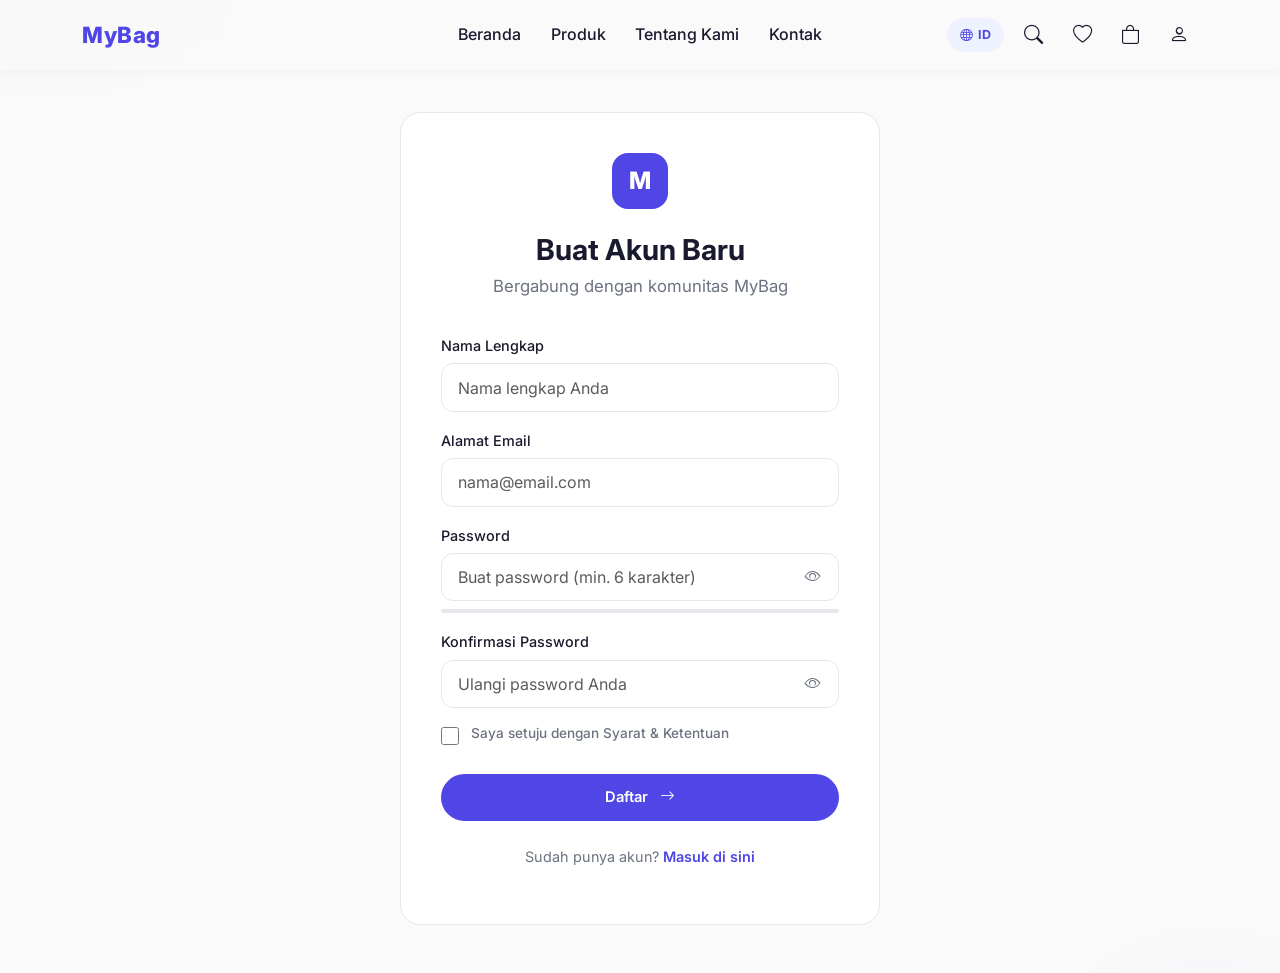
<file: mybag/register.html>
<!DOCTYPE html>
<html lang="id">
<head>
<meta charset="UTF-8">
<meta name="viewport" content="width=device-width, initial-scale=1.0">
<meta name="description" content="Buat akun MyBag Anda untuk mulai berbelanja tas kulit premium.">
<title>MyBag — Register</title>
<link href="https://cdn.jsdelivr.net/npm/bootstrap@5.3.3/dist/css/bootstrap.min.css" rel="stylesheet">
<link href="https://cdn.jsdelivr.net/npm/bootstrap-icons@1.11.3/font/bootstrap-icons.css" rel="stylesheet">
<link href="https://fonts.googleapis.com/css2?family=Inter:wght@300;400;500;600;700;800&display=swap" rel="stylesheet">
<link href="css/global.css" rel="stylesheet">
<style>
.register-section{min-height:100vh;display:flex;align-items:center;padding:7rem 0 3rem;position:relative;overflow:hidden;}
.register-section::before{content:'';position:absolute;top:-40%;left:-15%;width:500px;height:500px;border-radius:50%;background:radial-gradient(circle, rgba(79,70,229,0.08) 0%, transparent 70%);}
.register-section::after{content:'';position:absolute;bottom:-35%;right:-10%;width:400px;height:400px;border-radius:50%;background:radial-gradient(circle, rgba(79,70,229,0.06) 0%, transparent 70%);}

.register-box{position:relative;z-index:1;max-width:480px;margin:0 auto;animation:registerFade .6s cubic-bezier(0.4,0,0.2,1);}
@keyframes registerFade{from{opacity:0;transform:translateY(20px);}to{opacity:1;transform:translateY(0);}}

.register-box .brand-icon{width:56px;height:56px;border-radius:16px;background:var(--primary);color:#fff;display:flex;align-items:center;justify-content:center;font-size:1.5rem;font-weight:800;margin:0 auto 1.5rem;}

.login-text{text-align:center;margin-top:1.5rem;color:var(--text-secondary);font-size:0.9rem;}
.login-text a{color:var(--primary);font-weight:600;transition:color .3s ease;}
.login-text a:hover{color:var(--hover);}

.password-strength{height:4px;border-radius:4px;background:var(--border);margin-top:0.5rem;overflow:hidden;}
.password-strength .bar{height:100%;border-radius:4px;transition:all .3s ease;width:0;}
.strength-text{font-size:0.75rem;margin-top:0.3rem;font-weight:500;}

.terms-check{display:flex;align-items:flex-start;gap:0.75rem;margin-top:0.5rem;}
.terms-check input[type="checkbox"]{
  flex-shrink:0;
  margin-top:0.2rem;
  accent-color:var(--primary);
  width:18px;
  height:18px;
  cursor:pointer;
}
.terms-check label{
  font-size:0.85rem;
  color:var(--text-secondary);
  cursor:pointer;
  line-height:1.4;
}
.terms-check label a{color:var(--primary);font-weight:500;}
</style>
</head>
<body>

<!-- Navbar -->
<div id="navbar"></div>

<!-- Register -->
<section class="register-section">
  <div class="container">
    <div class="register-box">
      <div class="form-box">
        <div class="brand-icon">M</div>
        <h2 style="font-weight:700;font-size:1.8rem;text-align:center;margin-bottom:0.3rem;" data-i18n="reg_title">Create Account</h2>
        <p class="subtitle" style="text-align:center;margin-bottom:2rem;" data-i18n="reg_subtitle">Bergabung dan nikmati belanja premium.</p>

        <form id="registerForm" novalidate>
          <div class="mb-3">
            <label for="regName" data-i18n="form_fullname">Nama Lengkap</label>
            <input type="text" class="form-control" id="regName" placeholder="Nama lengkap Anda" data-i18n-placeholder="form_fullname_ph">
            <div class="invalid-msg" id="regNameError" data-i18n="err_name">Nama wajib diisi (min. 3 karakter).</div>
          </div>
          <div class="mb-3">
            <label for="regEmail" data-i18n="form_email">Alamat Email</label>
            <input type="email" class="form-control" id="regEmail" placeholder="nama@email.com" data-i18n-placeholder="form_email_ph">
            <div class="invalid-msg" id="regEmailError" data-i18n="err_email">Masukkan email yang valid.</div>
          </div>
          <div class="mb-3">
            <label for="regPassword" data-i18n="form_password">Password</label>
            <div class="password-wrap">
              <input type="password" class="form-control" id="regPassword" placeholder="Buat password (min. 6 karakter)" data-i18n-placeholder="reg_pass_ph">
              <button type="button" class="toggle-pass" id="togglePass1" aria-label="Toggle password"><i class="bi bi-eye"></i></button>
            </div>
            <div class="invalid-msg" id="regPasswordError" data-i18n="err_password">Password wajib diisi (min. 6 karakter).</div>
            <div class="password-strength"><div class="bar" id="strengthBar"></div></div>
            <div class="strength-text" id="strengthText"></div>
          </div>
          <div class="mb-3">
            <label for="regConfirm" data-i18n="reg_confirm_pass">Konfirmasi Password</label>
            <div class="password-wrap">
              <input type="password" class="form-control" id="regConfirm" placeholder="Ulangi password" data-i18n-placeholder="reg_confirm_pass_ph">
              <button type="button" class="toggle-pass" id="togglePass2" aria-label="Toggle password"><i class="bi bi-eye"></i></button>
            </div>
            <div class="invalid-msg" id="regConfirmError" data-i18n="err_confirm_password">Password tidak cocok.</div>
          </div>
          <div class="terms-check mb-4">
            <input type="checkbox" id="termsCheck">
            <label for="termsCheck" data-i18n="reg_agree">Saya setuju dengan Syarat & Ketentuan serta Kebijakan Privasi</label>
          </div>
          <div class="invalid-msg mb-3" id="termsError" style="text-align:center;" data-i18n="err_terms">Anda harus menyetujui syarat & ketentuan.</div>
          <button type="submit" class="btn-main" style="width:100%;justify-content:center;"><span data-i18n="btn_sign_up">Create Account</span> <i class="bi bi-arrow-right ms-1"></i></button>
        </form>
        <p class="login-text"><span data-i18n="reg_has_account">Already have an account?</span> <a href="login.html" data-i18n="reg_login_link">Login</a></p>
      </div>
    </div>
  </div>
</section>

<script src="https://cdn.jsdelivr.net/npm/bootstrap@5.3.3/dist/js/bootstrap.bundle.min.js"></script>
<script src="js/app.js"></script>
<script>
var regForm = document.getElementById('registerForm');
var regName = document.getElementById('regName');
var regEmail = document.getElementById('regEmail');
var regPassword = document.getElementById('regPassword');
var regConfirm = document.getElementById('regConfirm');
var termsCheck = document.getElementById('termsCheck');
var strengthBar = document.getElementById('strengthBar');
var strengthText = document.getElementById('strengthText');

function isValidEmail(v){ return /^[^\s@]+@[^\s@]+\.[^\s@]+$/.test(v); }

function setError(input, errorEl, show){
  input.classList.toggle('is-invalid', show);
  errorEl.style.display = show ? 'block' : 'none';
}

regPassword.addEventListener('input', function(){
  var val = regPassword.value;
  var score = 0;
  if(val.length >= 6) score++;
  if(val.length >= 10) score++;
  if(/[A-Z]/.test(val)) score++;
  if(/[0-9]/.test(val)) score++;
  if(/[^A-Za-z0-9]/.test(val)) score++;

  var width = (score / 5) * 100;
  var color = score <= 1 ? 'var(--danger)' : score <= 2 ? '#F59E0B' : score <= 3 ? '#F59E0B' : 'var(--success)';
  var key = score <= 1 ? 'pass_weak' : score <= 2 ? 'pass_medium' : score <= 3 ? 'pass_good' : 'pass_strong';

  strengthBar.style.width = width + '%';
  strengthBar.style.background = color;
  if (val.length > 0) {
    strengthText.setAttribute('data-i18n', key);
    strengthText.textContent = I18nStore.t(key);
  } else {
    strengthText.removeAttribute('data-i18n');
    strengthText.textContent = '';
  }
  strengthText.style.color = color;

  if(regPassword.classList.contains('is-invalid') && val.length >= 6){
    setError(regPassword, document.getElementById('regPasswordError'), false);
  }
});

regConfirm.addEventListener('input', function(){
  if(regConfirm.classList.contains('is-invalid') && regConfirm.value === regPassword.value){
    setError(regConfirm, document.getElementById('regConfirmError'), false);
  }
});

regName.addEventListener('input', function(){
  if(regName.classList.contains('is-invalid') && regName.value.trim().length >= 3){
    setError(regName, document.getElementById('regNameError'), false);
  }
});
regEmail.addEventListener('input', function(){
  if(regEmail.classList.contains('is-invalid') && regEmail.value.trim() && isValidEmail(regEmail.value.trim())){
    setError(regEmail, document.getElementById('regEmailError'), false);
  }
});

regForm.addEventListener('submit', function(e){
  e.preventDefault();
  var valid = true;

  if(!regName.value.trim() || regName.value.trim().length < 3){
    setError(regName, document.getElementById('regNameError'), true); valid = false;
  } else { setError(regName, document.getElementById('regNameError'), false); }

  if(!regEmail.value.trim() || !isValidEmail(regEmail.value.trim())){
    setError(regEmail, document.getElementById('regEmailError'), true); valid = false;
  } else { setError(regEmail, document.getElementById('regEmailError'), false); }

  if(!regPassword.value || regPassword.value.length < 6){
    setError(regPassword, document.getElementById('regPasswordError'), true); valid = false;
  } else { setError(regPassword, document.getElementById('regPasswordError'), false); }

  if(regConfirm.value !== regPassword.value){
    setError(regConfirm, document.getElementById('regConfirmError'), true); valid = false;
  } else { setError(regConfirm, document.getElementById('regConfirmError'), false); }

  if(!termsCheck.checked){
    document.getElementById('termsError').style.display = 'block'; valid = false;
  } else { document.getElementById('termsError').style.display = 'none'; }

  if(valid){
    showToast(I18nStore.t('toast_register_success'), 'bi-check-circle-fill', 'success');
    setTimeout(function(){ window.location.href = 'login.html'; }, 1500);
  }
});

document.getElementById('togglePass1').addEventListener('click', function(){
  var isPass = regPassword.type === 'password';
  regPassword.type = isPass ? 'text' : 'password';
  this.innerHTML = isPass ? '<i class="bi bi-eye-slash"></i>' : '<i class="bi bi-eye"></i>';
});
document.getElementById('togglePass2').addEventListener('click', function(){
  var isPass = regConfirm.type === 'password';
  regConfirm.type = isPass ? 'text' : 'password';
  this.innerHTML = isPass ? '<i class="bi bi-eye-slash"></i>' : '<i class="bi bi-eye"></i>';
});
</script>
</body>
</html>
</file>
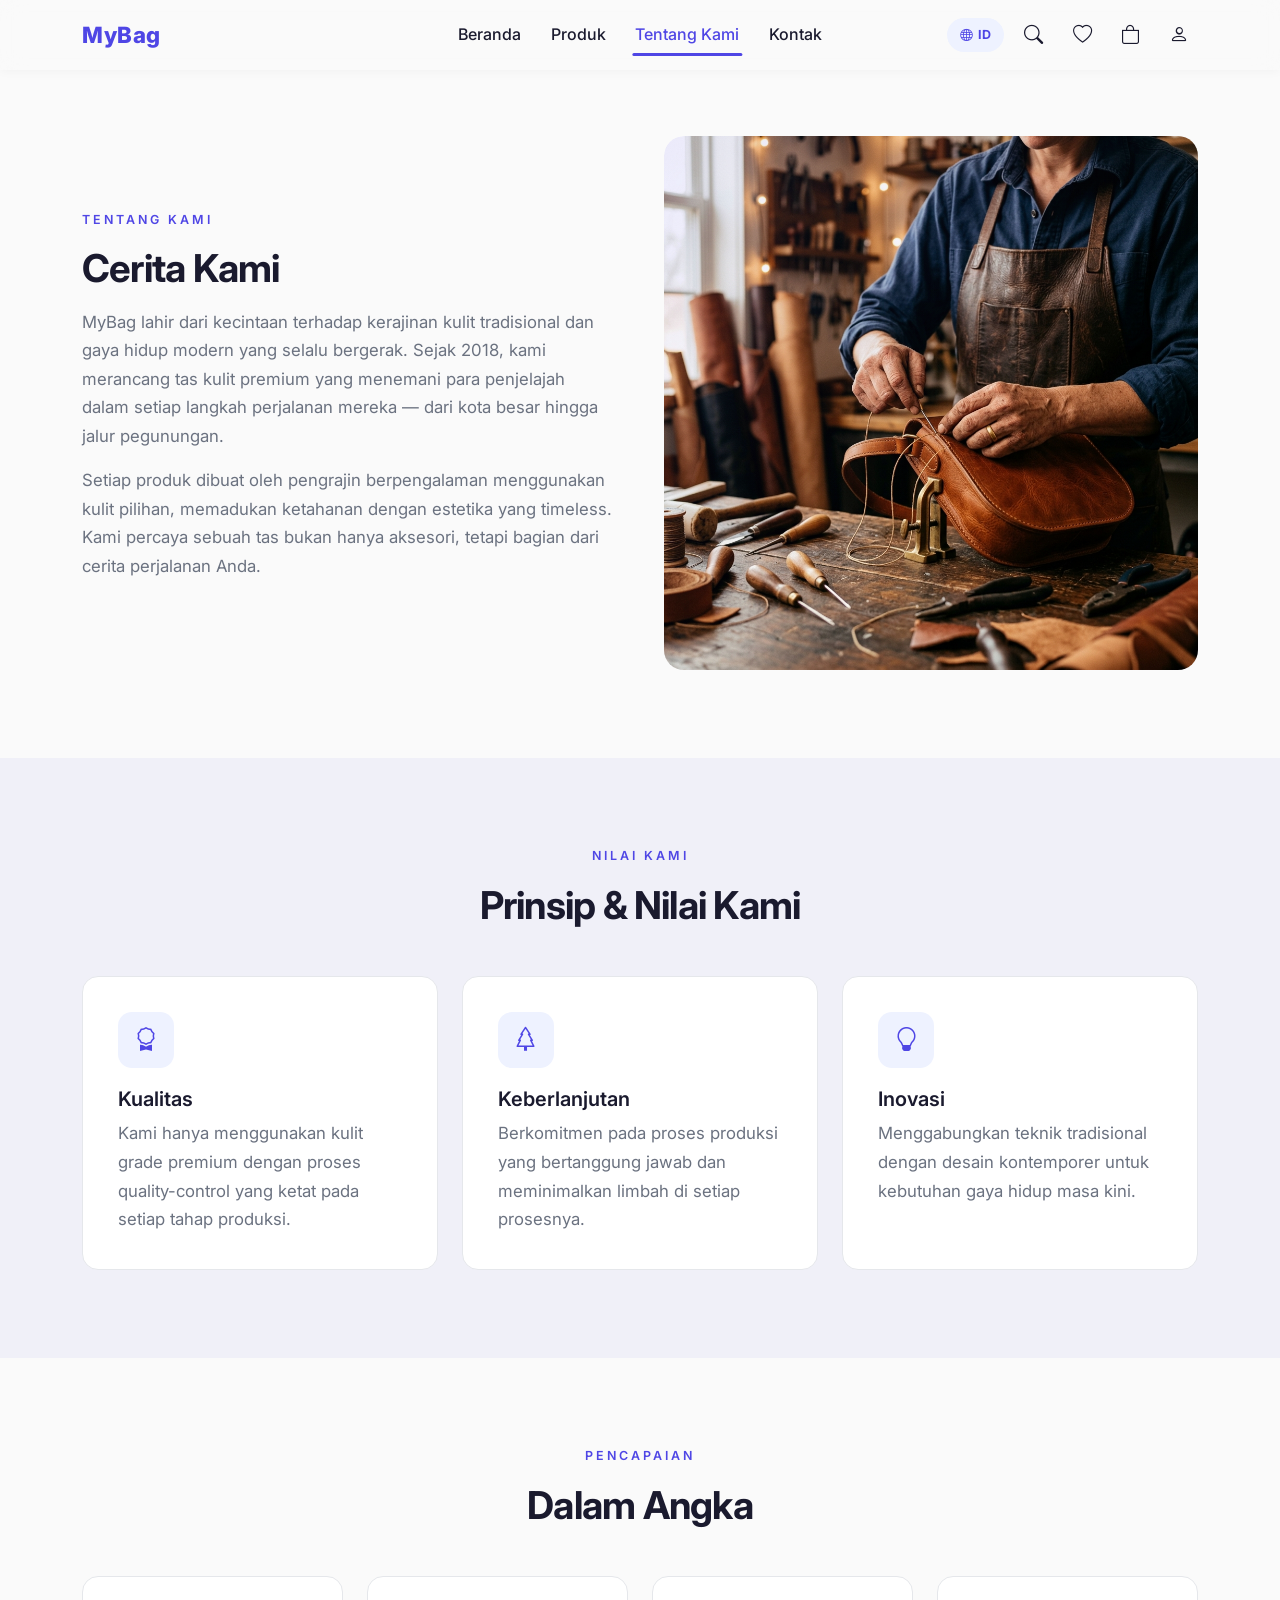
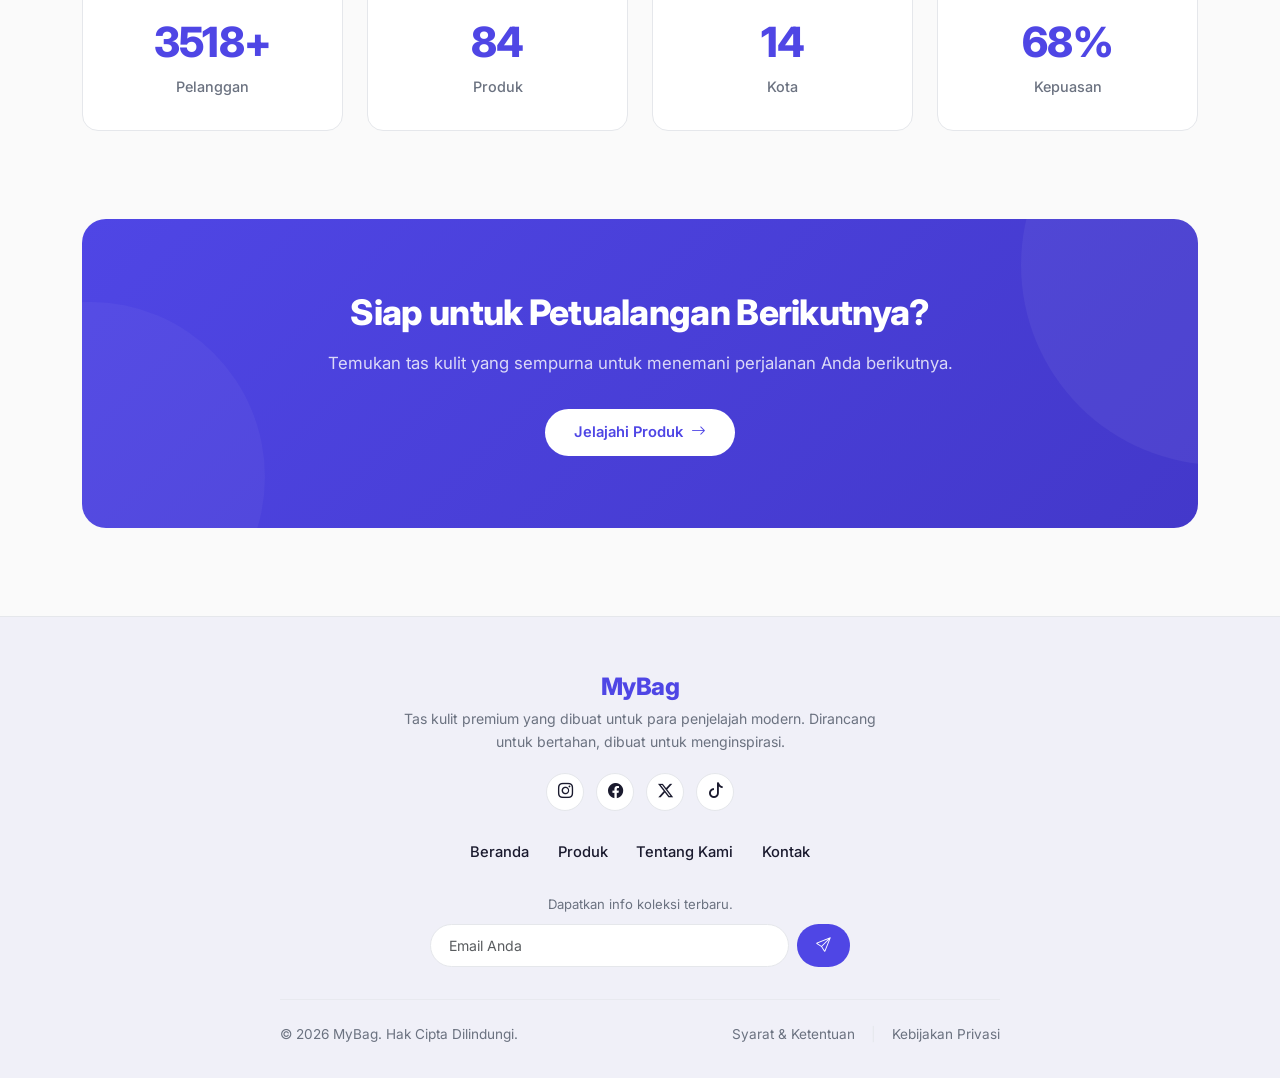
<file: mybag/tentang-kami.html>
<!DOCTYPE html>
<html lang="id">
<head>
<meta charset="UTF-8">
<meta name="viewport" content="width=device-width, initial-scale=1.0">
<meta name="description" content="Tentang MyBag — Cerita di balik brand tas kulit premium untuk para penjelajah modern.">
<title>MyBag — Tentang Kami</title>
<link href="https://cdn.jsdelivr.net/npm/bootstrap@5.3.3/dist/css/bootstrap.min.css" rel="stylesheet">
<link href="https://cdn.jsdelivr.net/npm/bootstrap-icons@1.11.3/font/bootstrap-icons.css" rel="stylesheet">
<link href="https://fonts.googleapis.com/css2?family=Inter:wght@300;400;500;600;700;800&display=swap" rel="stylesheet">
<link href="css/global.css" rel="stylesheet">
<style>
.stat-card{background:#fff;border-radius:16px;border:1px solid var(--border);padding:2rem 1rem;text-align:center;transition:all .35s cubic-bezier(0.4,0,0.2,1);}
.stat-card:hover{transform:translateY(-8px);box-shadow:0 20px 40px rgba(79,70,229,0.08);border-color:rgba(79,70,229,0.2);}
.stat-num{font-size:2.6rem;font-weight:800;color:var(--primary);letter-spacing:-0.02em;}
.stat-label{color:var(--text-secondary);font-size:0.9rem;font-weight:500;}

.story-img{border-radius:20px;overflow:hidden;position:relative;}
.story-img img{width:100%;height:100%;object-fit:cover;min-height:380px;transition:transform .6s ease;}
.story-img:hover img{transform:scale(1.04);}
.story-img::after{content:'';position:absolute;inset:0;background:linear-gradient(135deg, rgba(79,70,229,0.1) 0%, transparent 60%);border-radius:20px;}

.cta-box{background:linear-gradient(135deg, var(--primary) 0%, #4338CA 100%);border-radius:24px;padding:4.5rem 2rem;text-align:center;color:#fff;position:relative;overflow:hidden;}
.cta-box::before{content:'';position:absolute;top:-50%;right:-20%;width:400px;height:400px;border-radius:50%;background:rgba(255,255,255,0.05);}
.cta-box::after{content:'';position:absolute;bottom:-40%;left:-15%;width:350px;height:350px;border-radius:50%;background:rgba(255,255,255,0.04);}
.cta-box h2{font-weight:800;font-size:2.2rem;margin-bottom:1rem;position:relative;z-index:1;letter-spacing:-0.02em;}
.cta-box p{color:rgba(255,255,255,0.8);margin-bottom:2rem;position:relative;z-index:1;font-size:1.05rem;}
.cta-box .btn-main{background:#fff;color:var(--primary);position:relative;z-index:1;}
.cta-box .btn-main:hover{background:var(--primary-light);color:var(--primary);box-shadow:0 8px 25px rgba(0,0,0,0.15);}

@media (max-width:991px){
  .story-img {
    margin-top: 1rem;
    border-radius: 20px;
    overflow: hidden;
  }
  .story-img img {
    width: 100% !important;
    height: auto !important;
    max-height: 380px !important;
    object-fit: cover !important;
    margin-top: 0 !important;
    min-height: 0 !important;
    aspect-ratio: 4 / 3 !important;
  }
}
</style>
</head>
<body>

<!-- Navbar -->
<div id="navbar"></div>

<!-- Our Story -->
<section class="section" style="padding-top:8.5rem;">
  <div class="container">
    <div class="row align-items-center g-5">
      <div class="col-lg-6 reveal-left">
        <p class="eyebrow" data-i18n="about_story_eyebrow">Tentang Kami</p>
        <h1 class="title mb-3" data-i18n="about_story_title">Cerita Kami</h1>
        <p class="subtitle" data-i18n="about_p1">MyBag lahir dari kecintaan terhadap kerajinan kulit tradisional dan gaya hidup modern yang selalu bergerak. Sejak 2018, kami merancang tas kulit premium yang menemani para penjelajah dalam setiap langkah perjalanan mereka — dari kota besar hingga jalur pegunungan.</p>
        <p class="subtitle" data-i18n="about_p2">Setiap produk dibuat oleh pengrajin berpengalaman menggunakan kulit pilihan, memadukan ketahanan dengan estetika yang timeless. Kami percaya sebuah tas bukan hanya aksesori, tetapi bagian dari cerita perjalanan Anda.</p>
      </div>
      <div class="col-lg-6 reveal-right">
        <div class="story-img">
          <img src="../assets/images/Ivan Designer.png" alt="Ivan — Founder & Lead Artisan MyBag" loading="lazy">
        </div>
      </div>
    </div>
  </div>
</section>

<!-- Info Cards -->
<section class="section section-bg">
  <div class="container">
    <div class="text-center mb-5 reveal">
      <p class="eyebrow" data-i18n="about_val_eyebrow">Nilai Kami</p>
      <h2 class="title" data-i18n="about_val_title">Prinsip & Nilai Kami</h2>
    </div>
    <div class="row g-4">
      <div class="col-md-4 reveal reveal-delay-1">
        <div class="card-box">
          <div class="icon-circle"><i class="bi bi-award"></i></div>
          <h5 class="fw-semibold mb-2" data-i18n="val_1_title">Kualitas</h5>
          <p class="subtitle mb-0" data-i18n="val_1_desc">Kami hanya menggunakan kulit grade premium dengan proses quality-control yang ketat pada setiap tahap produksi.</p>
        </div>
      </div>
      <div class="col-md-4 reveal reveal-delay-2">
        <div class="card-box">
          <div class="icon-circle"><i class="bi bi-tree"></i></div>
          <h5 class="fw-semibold mb-2" data-i18n="val_2_title">Keberlanjutan</h5>
          <p class="subtitle mb-0" data-i18n="val_2_desc">Berkomitmen pada proses produksi yang bertanggung jawab dan meminimalkan limbah di setiap prosesnya.</p>
        </div>
      </div>
      <div class="col-md-4 reveal reveal-delay-3">
        <div class="card-box">
          <div class="icon-circle"><i class="bi bi-lightbulb"></i></div>
          <h5 class="fw-semibold mb-2" data-i18n="val_3_title">Inovasi</h5>
          <p class="subtitle mb-0" data-i18n="val_3_desc">Menggabungkan teknik tradisional dengan desain kontemporer untuk kebutuhan gaya hidup masa kini.</p>
        </div>
      </div>
    </div>
  </div>
</section>

<!-- Stats -->
<section class="section counter-section">
  <div class="container">
    <div class="text-center mb-5 reveal">
      <p class="eyebrow" data-i18n="stat_eyebrow">Pencapaian</p>
      <h2 class="title" data-i18n="stat_title">Dalam Angka</h2>
    </div>
    <div class="row g-4">
      <div class="col-6 col-lg-3 reveal reveal-delay-1">
        <div class="stat-card">
          <div class="stat-num" data-count="5000" data-suffix="+">5000+</div>
          <div class="stat-label" data-i18n="stat_1_label">Pelanggan</div>
        </div>
      </div>
      <div class="col-6 col-lg-3 reveal reveal-delay-2">
        <div class="stat-card">
          <div class="stat-num" data-count="120" data-suffix="">120</div>
          <div class="stat-label" data-i18n="stat_2_label">Produk</div>
        </div>
      </div>
      <div class="col-6 col-lg-3 reveal reveal-delay-3">
        <div class="stat-card">
          <div class="stat-num" data-count="20" data-suffix="">20</div>
          <div class="stat-label" data-i18n="stat_3_label">Kota</div>
        </div>
      </div>
      <div class="col-6 col-lg-3 reveal reveal-delay-4">
        <div class="stat-card">
          <div class="stat-num" data-count="98" data-suffix="%">98%</div>
          <div class="stat-label" data-i18n="stat_4_label">Kepuasan</div>
        </div>
      </div>
    </div>
  </div>
</section>

<!-- CTA -->
<section class="section pt-0">
  <div class="container">
    <div class="cta-box reveal">
      <h2 data-i18n="cta_title">Siap untuk Petualangan Berikutnya?</h2>
      <p data-i18n="cta_desc">Temukan tas kulit yang sempurna untuk menemani perjalanan Anda berikutnya.</p>
      <a href="produk.html" class="btn-main"><span data-i18n="btn_explore">Jelajahi Produk</span> <i class="bi bi-arrow-right"></i></a>
    </div>
  </div>
</section>

<!-- Footer -->
<div id="footer"></div>

<script src="https://cdn.jsdelivr.net/npm/bootstrap@5.3.3/dist/js/bootstrap.bundle.min.js"></script>
<script src="js/app.js"></script>
<script>
document.addEventListener('DOMContentLoaded', function() {
  var counters = document.querySelectorAll('.stat-num');
  if (!counters.length) return;

  var observer = new IntersectionObserver(function(entries, obs) {
    entries.forEach(function(entry) {
      if (entry.isIntersecting) {
        var el = entry.target;
        var target = parseInt(el.getAttribute('data-count'), 10) || 0;
        var suffix = el.getAttribute('data-suffix') || '';
        var duration = 1600;
        var startTime = null;

        function step(timestamp) {
          if (!startTime) startTime = timestamp;
          var progress = Math.min((timestamp - startTime) / duration, 1);
          var easeOut = 1 - Math.pow(1 - progress, 3);
          var current = Math.floor(easeOut * target);

          el.textContent = current + suffix;

          if (progress < 1) {
            requestAnimationFrame(step);
          } else {
            el.textContent = target + suffix;
          }
        }

        requestAnimationFrame(step);
        obs.unobserve(el);
      }
    });
  }, { threshold: 0.2 });

  counters.forEach(function(c) { observer.observe(c); });
});
</script>
</body>
</html>
</file>
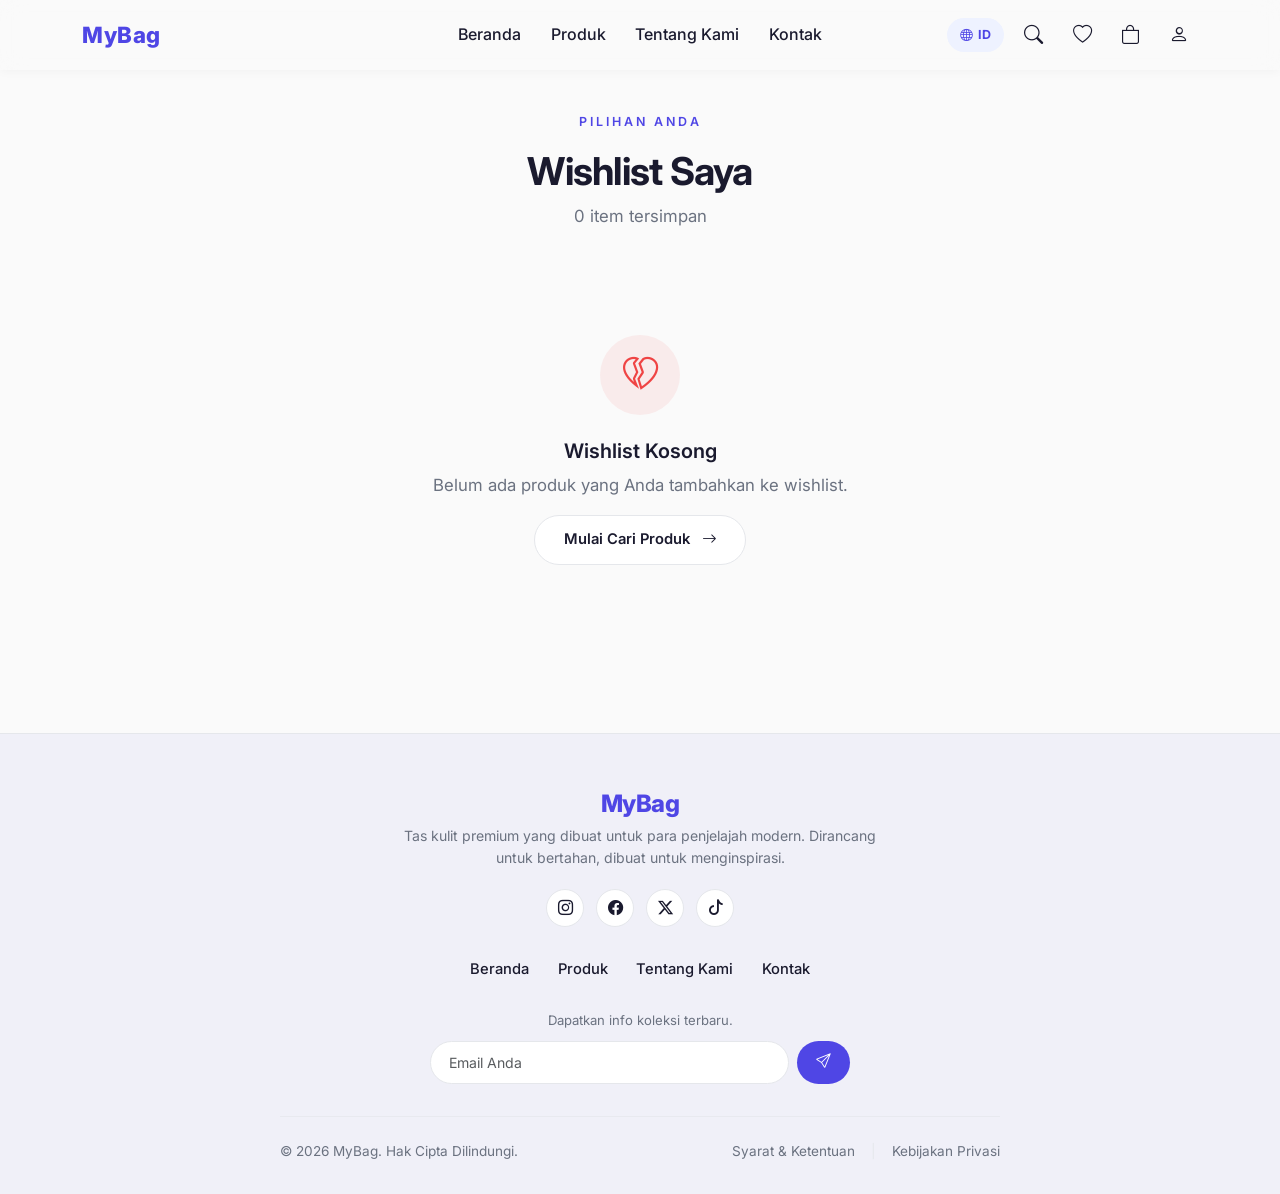
<file: mybag/wishlist.html>
<!DOCTYPE html>
<html lang="id">
<head>
<meta charset="UTF-8">
<meta name="viewport" content="width=device-width, initial-scale=1.0">
<meta name="description" content="Daftar wishlist produk pilihan Anda di MyBag. Simpan produk favorit Anda dan masukkan ke keranjang kapan saja.">
<title>MyBag — Wishlist Saya</title>
<link href="https://cdn.jsdelivr.net/npm/bootstrap@5.3.3/dist/css/bootstrap.min.css" rel="stylesheet">
<link href="https://cdn.jsdelivr.net/npm/bootstrap-icons@1.11.3/font/bootstrap-icons.css" rel="stylesheet">
<link href="https://fonts.googleapis.com/css2?family=Inter:wght@300;400;500;600;700;800&display=swap" rel="stylesheet">
<link href="css/global.css" rel="stylesheet">
<style>
/* Wishlist specific styles */
.wishlist-remove-btn {
  position: absolute;
  top: 12px;
  right: 12px;
  width: 36px;
  height: 36px;
  border-radius: 50%;
  border: none;
  background: #ffffff;
  color: var(--danger);
  display: flex;
  align-items: center;
  justify-content: center;
  box-shadow: 0 4px 10px rgba(0,0,0,0.1);
  cursor: pointer;
  transition: all .2s cubic-bezier(0.4, 0, 0.2, 1);
  z-index: 10;
}
.wishlist-remove-btn:hover {
  background: var(--danger);
  color: #ffffff;
  transform: scale(1.1);
}

.empty-state {
  text-align: center;
  padding: 5rem 1rem;
}
.empty-state .empty-icon {
  width: 80px;
  height: 80px;
  border-radius: 50%;
  background: rgba(239, 68, 68, 0.08);
  display: flex;
  align-items: center;
  justify-content: center;
  margin: 0 auto 1.5rem;
  font-size: 2.2rem;
  color: var(--danger);
}
</style>
</head>
<body>

<!-- Navbar -->
<div id="navbar"></div>

<!-- Wishlist Content -->
<section class="section" style="padding-top:7rem; min-height: 75vh;">
  <div class="container">
    <div class="text-center mb-5 reveal revealed">
      <p class="eyebrow" data-i18n="wishlist_eyebrow">Pilihan Anda</p>
      <h1 class="title" data-i18n="wishlist_title">Wishlist Saya</h1>
      <p class="subtitle" id="wishlistCount">0 item tersimpan</p>
    </div>

    <div class="row g-4" id="wishlistGrid">
      <!-- Wishlist items will be injected here -->
    </div>

    <div id="emptyState" class="empty-state d-none">
      <div class="empty-icon"><i class="bi bi-heartbreak"></i></div>
      <h5 class="fw-semibold mb-2" data-i18n="wishlist_empty_title">Wishlist Kosong</h5>
      <p class="subtitle mb-3" data-i18n="wishlist_empty_desc">Belum ada produk yang Anda tambahkan ke wishlist.</p>
      <a href="produk.html" class="btn-outline-main"><span data-i18n="btn_start_shopping">Mulai Cari Produk</span> <i class="bi bi-arrow-right ms-1"></i></a>
    </div>
  </div>
</section>

<!-- Footer -->
<div id="footer"></div>

<script src="https://cdn.jsdelivr.net/npm/bootstrap@5.3.3/dist/js/bootstrap.bundle.min.js"></script>
<script src="js/app.js"></script>
<script>
function renderWishlist() {
  var wishlist = WishlistStore.get();
  var grid = document.getElementById('wishlistGrid');
  var emptyState = document.getElementById('emptyState');
  var countEl = document.getElementById('wishlistCount');

  var itemWord = wishlist.length > 1 ? I18nStore.t('wishlist_count_plural') : I18nStore.t('wishlist_count_singular');
  countEl.textContent = wishlist.length + ' ' + itemWord;

  if (wishlist.length === 0) {
    grid.innerHTML = '';
    emptyState.classList.remove('d-none');
  } else {
    emptyState.classList.add('d-none');
    grid.innerHTML = wishlist.map(function(p, i) {
      var productRef = PRODUCTS.find(function(item){ return item.id === p.id; });
      var pTrans = productRef ? I18nStore.getProduct(productRef) : p;
      return '<div class="col-6 col-md-6 col-lg-4 reveal revealed" id="wishlist-item-' + p.id + '">' +
        '<div class="product-card position-relative">' +
          '<button class="wishlist-remove-btn" data-id="' + p.id + '" aria-label="Hapus dari Wishlist">' +
            '<i class="bi bi-trash3"></i>' +
          '</button>' +
          '<a href="detail-produk.html?id=' + p.id + '">' +
            '<div class="img-wrap"><img src="' + p.img + '" alt="' + pTrans.name + '" loading="lazy"></div>' +
          '</a>' +
          '<div class="body">' +
            '<p class="cat-tag mb-1">' + pTrans.cat + '</p>' +
            '<h6 class="fw-semibold mb-1">' + pTrans.name + '</h6>' +
            '<p class="price mb-2">' + formatRupiah(p.price) + '</p>' +
            '<button class="btn-main w-100 justify-content-center btn-add-cart" data-id="' + p.id + '">' +
              I18nStore.t('btn_add_to_cart') + ' <i class="bi bi-bag-plus"></i>' +
            '</button>' +
          '</div>' +
        '</div>' +
      '</div>';
    }).join('');
  }
}

document.getElementById('wishlistGrid').addEventListener('click', function(e) {
  var addBtn = e.target.closest('.btn-add-cart');
  if (addBtn) {
    var id = Number(addBtn.dataset.id);
    var product = PRODUCTS.find(function(p) { return p.id === id; });
    if (product) {
      CartStore.add(product);
      triggerButtonFeedback(addBtn);
    }
    return;
  }

  var removeBtn = e.target.closest('.wishlist-remove-btn');
  if (removeBtn) {
    var removeId = Number(removeBtn.dataset.id);
    var productToRemove = PRODUCTS.find(function(p) { return p.id === removeId; });
    
    // Instant removal without delay
    WishlistStore.remove(removeId);
    if (productToRemove) {
      var pTrans = I18nStore.getProduct(productToRemove);
      showToast(pTrans.name + ' ' + I18nStore.t('toast_removed_wishlist'), 'bi-heart', 'error');
    } else {
      showToast(I18nStore.t('toast_removed_wishlist'), 'bi-heart', 'error');
    }
    renderWishlist();
  }
});

document.addEventListener('DOMContentLoaded', function() {
  renderWishlist();
});
</script>
</body>
</html>
</file>
<file: mybag/css/global.css>
/* ===========================
   MyBag — Global Styles
   Electric Indigo Theme
   =========================== */

/* ===== CSS Variables ===== */
:root {
  --bg: #FAFAFA;
  --bg-section: #F0F0F8;
  --primary: #4F46E5;
  --primary-light: #EEF2FF;
  --text: #1A1A2E;
  --text-secondary: #6B7280;
  --border: #E5E7EB;
  --hover: #4338CA;
  --success: #10B981;
  --danger: #EF4444;
}

/* ===== Base Reset ===== */
* {
  box-sizing: border-box;
}

html {
  scroll-behavior: smooth;
}

body {
  font-family: 'Inter', sans-serif;
  background: var(--bg);
  color: var(--text);
  line-height: 1.6;
  -webkit-font-smoothing: antialiased;
  -moz-osx-font-smoothing: grayscale;
}

a {
  text-decoration: none;
  color: inherit;
}

img {
  max-width: 100%;
}

/* ===== Shared Buttons ===== */
.btn-main {
  background: var(--primary);
  color: #fff;
  border: none;
  padding: 0.75rem 1.8rem;
  border-radius: 50px;
  font-weight: 600;
  font-family: 'Inter', sans-serif;
  font-size: 0.92rem;
  transition: all .3s cubic-bezier(0.4, 0, 0.2, 1);
  display: inline-flex;
  align-items: center;
  justify-content: center;
  gap: 0.5rem;
  cursor: pointer;
}

.btn-main:hover {
  background: var(--hover);
  color: #fff;
  transform: translateY(-3px);
  box-shadow: 0 8px 25px rgba(79, 70, 229, 0.35);
}

.btn-main:active {
  transform: translateY(-1px);
}

.btn-main:disabled {
  opacity: 0.5;
  cursor: not-allowed;
  transform: none;
  box-shadow: none;
}

.btn-outline-main {
  background: #fff;
  color: var(--text);
  border: 1.5px solid var(--border);
  padding: 0.75rem 1.8rem;
  border-radius: 50px;
  font-weight: 600;
  font-family: 'Inter', sans-serif;
  font-size: 0.92rem;
  transition: all .3s cubic-bezier(0.4, 0, 0.2, 1);
  display: inline-flex;
  align-items: center;
  justify-content: center;
  gap: 0.5rem;
  cursor: pointer;
}

.btn-outline-main:hover {
  border-color: var(--primary);
  color: var(--primary);
  transform: translateY(-3px);
  box-shadow: 0 8px 25px rgba(79, 70, 229, 0.1);
}

/* ===== Shared Typography ===== */
.title {
  font-weight: 700;
  font-size: 2.4rem;
  color: var(--text);
  letter-spacing: -0.02em;
}

.subtitle {
  color: var(--text-secondary);
  font-size: 1.05rem;
  line-height: 1.7;
}

.eyebrow {
  color: var(--primary);
  letter-spacing: 3px;
  text-transform: uppercase;
  font-size: 0.78rem;
  font-weight: 600;
}

/* ===== Sections ===== */
.section {
  padding: 5.5rem 0;
}

.section-bg {
  background: var(--bg-section);
}

/* ===== Card Base ===== */
.card-box {
  background: #fff;
  border-radius: 16px;
  border: 1px solid var(--border);
  padding: 2.2rem;
  transition: all .35s cubic-bezier(0.4, 0, 0.2, 1);
  height: 100%;
}

.card-box:hover {
  transform: translateY(-8px);
  box-shadow: 0 20px 40px rgba(79, 70, 229, 0.08);
  border-color: rgba(79, 70, 229, 0.2);
}

.card-box .icon-circle {
  width: 56px;
  height: 56px;
  border-radius: 14px;
  background: var(--primary-light);
  display: flex;
  align-items: center;
  justify-content: center;
  font-size: 1.5rem;
  color: var(--primary);
  margin-bottom: 1.2rem;
  transition: all .3s ease;
}

.card-box:hover .icon-circle {
  background: var(--primary);
  color: #fff;
  transform: scale(1.05);
}

/* ===== Product Card ===== */
.product-card {
  background: #fff;
  border-radius: 16px;
  overflow: hidden;
  border: 1px solid var(--border);
  transition: all .35s cubic-bezier(0.4, 0, 0.2, 1);
  height: 100%;
}

.product-card:hover {
  transform: translateY(-8px);
  box-shadow: 0 20px 40px rgba(79, 70, 229, 0.1);
  border-color: rgba(79, 70, 229, 0.2);
}

.product-card .img-wrap {
  overflow: hidden;
  position: relative;
  width: 100%;
  aspect-ratio: 3 / 4;
}

.product-card img {
  width: 100%;
  height: 100%;
  object-fit: cover;
  filter: contrast(1.06) brightness(0.98) saturate(1.02);
  transition: transform .5s cubic-bezier(0.4, 0, 0.2, 1);
}

.product-card:hover img {
  transform: scale(1.08);
}

.product-card .body {
  padding: 1.2rem 1.4rem 1.5rem;
}

.product-card .price {
  color: var(--primary);
  font-weight: 700;
  font-size: 1.05rem;
}

.product-card .cat-tag {
  font-size: 0.7rem;
  text-transform: uppercase;
  letter-spacing: 1.5px;
  color: var(--primary);
  font-weight: 600;
  background: var(--primary-light);
  display: inline-block;
  padding: 0.2rem 0.6rem;
  border-radius: 20px;
}

.product-card .btn-main {
  padding: 0.6rem 0.8rem !important;
  font-size: 0.82rem !important;
  font-weight: 600 !important;
  white-space: nowrap !important;
  letter-spacing: -0.01em;
  gap: 0.35rem !important;
}

@media (max-width: 576px) {
  .product-card .btn-main {
    padding: 0.5rem 0.4rem !important;
    font-size: 0.72rem !important;
    gap: 0.2rem !important;
  }
}

/* ===== Toast Notifications ===== */
.toast-container {
  position: fixed;
  top: 85px;
  right: 20px;
  z-index: 10000;
  display: flex;
  flex-direction: column;
  gap: 0.5rem;
}

.toast-item {
  background: #fff;
  border: 1px solid var(--border);
  border-left: 4px solid var(--primary);
  border-radius: 12px;
  padding: 1rem 1.5rem;
  box-shadow: 0 10px 30px rgba(0, 0, 0, 0.1);
  display: flex;
  align-items: center;
  gap: 0.8rem;
  min-width: 300px;
  animation: toastIn 0.4s cubic-bezier(0.4, 0, 0.2, 1);
  font-size: 0.9rem;
  font-weight: 500;
}

.toast-item.toast-out {
  animation: toastOut 0.3s cubic-bezier(0.4, 0, 0.2, 1) forwards;
}

.toast-item i {
  font-size: 1.3rem;
  color: var(--primary);
}

.toast-item.success {
  border-left-color: var(--success);
}

.toast-item.success i {
  color: var(--success);
}

.toast-item.error {
  border-left-color: var(--danger);
}

.toast-item.error i {
  color: var(--danger);
}

@keyframes toastIn {
  from {
    opacity: 0;
    transform: translateX(100px);
  }

  to {
    opacity: 1;
    transform: translateX(0);
  }
}

@keyframes toastOut {
  from {
    opacity: 1;
    transform: translateX(0);
  }

  to {
    opacity: 0;
    transform: translateX(100px);
  }
}

/* ===== Scroll-to-Top ===== */
.scroll-top-btn {
  position: fixed;
  bottom: 30px;
  right: 30px;
  width: 48px;
  height: 48px;
  border-radius: 50%;
  background: var(--primary);
  color: #fff;
  border: none;
  font-size: 1.2rem;
  display: flex;
  align-items: center;
  justify-content: center;
  cursor: pointer;
  z-index: 999;
  opacity: 0;
  visibility: hidden;
  transform: translateY(20px);
  transition: all .3s cubic-bezier(0.4, 0, 0.2, 1);
  box-shadow: 0 4px 15px rgba(79, 70, 229, 0.3);
}

.scroll-top-btn.visible {
  opacity: 1;
  visibility: visible;
  transform: translateY(0);
}

.scroll-top-btn:hover {
  background: var(--hover);
  transform: translateY(-3px);
  box-shadow: 0 8px 25px rgba(79, 70, 229, 0.4);
}

/* ===== Scroll Reveal ===== */
.reveal {
  opacity: 0;
  transform: translateY(30px);
  transition: all 0.7s cubic-bezier(0.4, 0, 0.2, 1);
}

.reveal.revealed {
  opacity: 1;
  transform: translateY(0);
}

.reveal-left {
  opacity: 0;
  transform: translateX(-30px);
  transition: all 0.7s cubic-bezier(0.4, 0, 0.2, 1);
}

.reveal-left.revealed {
  opacity: 1;
  transform: translateX(0);
}

.reveal-right {
  opacity: 0;
  transform: translateX(30px);
  transition: all 0.7s cubic-bezier(0.4, 0, 0.2, 1);
}

.reveal-right.revealed {
  opacity: 1;
  transform: translateX(0);
}

.reveal-delay-1 {
  transition-delay: 0.1s;
}

.reveal-delay-2 {
  transition-delay: 0.2s;
}

.reveal-delay-3 {
  transition-delay: 0.3s;
}

.reveal-delay-4 {
  transition-delay: 0.4s;
}

/* ===== Search Overlay ===== */
.search-overlay {
  position: fixed;
  inset: 0;
  background: rgba(26, 26, 46, 0.5);
  backdrop-filter: blur(8px);
  -webkit-backdrop-filter: blur(8px);
  z-index: 10001;
  display: flex;
  align-items: flex-start;
  justify-content: center;
  padding-top: 12vh;
  opacity: 0;
  visibility: hidden;
  transition: all .3s ease;
}

.search-overlay.active {
  opacity: 1;
  visibility: visible;
}

.search-overlay-content {
  background: #fff;
  border-radius: 20px;
  width: 90%;
  max-width: 580px;
  overflow: hidden;
  transform: translateY(-20px) scale(0.95);
  transition: all .3s cubic-bezier(0.4, 0, 0.2, 1);
  box-shadow: 0 25px 60px rgba(0, 0, 0, 0.15);
}

.search-overlay.active .search-overlay-content {
  transform: translateY(0) scale(1);
}

.search-header {
  display: flex;
  align-items: center;
  padding: 1rem 1.5rem;
  border-bottom: 1px solid var(--border);
  gap: 0.8rem;
}

.search-header input {
  flex: 1;
  border: none;
  outline: none;
  font-size: 1.05rem;
  font-family: 'Inter', sans-serif;
  color: var(--text);
  background: transparent;
}

.search-header input::placeholder {
  color: var(--text-secondary);
}

.search-close-btn {
  background: none;
  border: none;
  color: var(--text-secondary);
  font-size: 1.1rem;
  cursor: pointer;
  padding: 0.3rem;
  border-radius: 8px;
  transition: all .2s ease;
}

.search-close-btn:hover {
  color: var(--text);
  background: var(--bg-section);
}

.search-results {
  max-height: 380px;
  overflow-y: auto;
  padding: 0.5rem;
}

.search-result-item {
  display: flex;
  align-items: center;
  gap: 1rem;
  padding: 0.8rem 1rem;
  border-radius: 12px;
  transition: background .2s ease;
  cursor: pointer;
  text-decoration: none;
  color: var(--text);
}

.search-result-item:hover {
  background: var(--bg-section);
}

.search-result-item img {
  width: 50px;
  height: 50px;
  border-radius: 10px;
  object-fit: contain;
  background: #ffffff;
}

.search-result-item .info h6 {
  font-weight: 600;
  font-size: 0.9rem;
  margin-bottom: 0.15rem;
}

.search-result-item .info span {
  color: var(--primary);
  font-weight: 600;
  font-size: 0.85rem;
}

.search-no-results,
.search-hint {
  text-align: center;
  padding: 2rem 1rem;
  color: var(--text-secondary);
  font-size: 0.9rem;
}

/* ===== Loading Skeleton ===== */
#navbar:empty {
  min-height: 70px;
  background: linear-gradient(90deg, var(--bg-section) 25%, #fff 50%, var(--bg-section) 75%);
  background-size: 200% 100%;
  animation: shimmer 1.5s infinite;
  position: fixed;
  top: 0;
  left: 0;
  right: 0;
  z-index: 1030;
}

#footer:empty {
  min-height: 100px;
}

@keyframes shimmer {
  0% {
    background-position: -200% 0;
  }

  100% {
    background-position: 200% 0;
  }
}

/* ===== Focus Styles ===== */
:focus-visible {
  outline: 2px solid var(--primary);
  outline-offset: 2px;
}

/* Hide native password reveal/clear buttons in IE/Edge/Chrome */
input::-ms-reveal,
input::-ms-clear,
input::-webkit-contacts-auto-fill-button,
input::-webkit-credentials-auto-fill-button {
  display: none !important;
}

/* ===== Shared Password Visibility Toggle ===== */
.password-wrap {
  position: relative;
  display: block;
  width: 100%;
}

.password-wrap .form-control {
  padding-right: 3rem !important;
  background-image: none !important;
  /* Make room for the eye icon and prevent icon collision */
}

.toggle-pass {
  position: absolute;
  right: 1.1rem;
  top: 50%;
  transform: translateY(-50%);
  cursor: pointer;
  color: var(--text-secondary);
  transition: color .3s ease;
  background: none;
  border: none;
  padding: 0;
  display: flex;
  align-items: center;
  justify-content: center;
  z-index: 10;
}

.toggle-pass:hover {
  color: var(--primary);
}

/* ===== Form Shared ===== */
.form-box {
  background: #fff;
  border: 1px solid var(--border);
  border-radius: 20px;
  padding: 2.5rem;
}

.form-box label {
  font-weight: 500;
  font-size: 0.9rem;
  margin-bottom: 0.4rem;
}

.form-box .form-control {
  border-radius: 12px;
  border: 1.5px solid var(--border);
  padding: 0.7rem 1rem;
  font-family: 'Inter', sans-serif;
  transition: border-color .3s ease, box-shadow .3s ease;
}

.form-box .form-control:focus {
  border-color: var(--primary);
  box-shadow: 0 0 0 3px rgba(79, 70, 229, 0.1);
}

.form-box .form-control.is-invalid {
  border-color: var(--danger);
  animation: shakeInput 0.3s cubic-bezier(0.36, 0.07, 0.19, 0.97);
}

@keyframes shakeInput {
  0%, 100% { transform: translateX(0); }
  20%, 60% { transform: translateX(-3px); }
  40%, 80% { transform: translateX(3px); }
}

.invalid-msg {
  color: var(--danger);
  font-size: 0.8rem;
  margin-top: 0.3rem;
  display: none;
}

.invalid-msg[style*="display: block"],
.invalid-msg[style*="display:block"] {
  animation: fadeInMsg 0.25s cubic-bezier(0.4, 0, 0.2, 1) forwards;
}

@keyframes fadeInMsg {
  from {
    opacity: 0;
    transform: translateY(-4px);
  }
  to {
    opacity: 1;
    transform: translateY(0);
  }
}

/* ===== Responsive ===== */
@media (max-width: 991px) {
  .title {
    font-size: 2rem;
  }
}

@media (max-width: 576px) {
  .title {
    font-size: 1.7rem;
  }

  .section {
    padding: 3.5rem 0;
  }

  .toast-container {
    left: 10px;
    right: 10px;
  }

  .toast-item {
    min-width: auto;
  }

  .scroll-top-btn {
    bottom: 20px;
    right: 20px;
    width: 42px;
    height: 42px;
  }

  .form-box {
    padding: 1.5rem;
  }

  /* 2-Column Product Grid Adjustments for Mobile */
  .row.g-4 {
    --bs-gutter-x: 0.75rem;
    --bs-gutter-y: 0.85rem;
  }

  .product-card .body {
    padding: 0.7rem 0.65rem 0.85rem;
  }

  .product-card .cat-tag {
    font-size: 0.62rem;
    padding: 0.15rem 0.45rem;
  }

  .product-card h6 {
    font-size: 0.82rem;
    margin-bottom: 0.2rem !important;
    white-space: nowrap;
    overflow: hidden;
    text-overflow: ellipsis;
  }

  .product-card .price {
    font-size: 0.85rem;
    margin-bottom: 0.4rem !important;
  }

  .product-card .btn-main {
    width: 100% !important;
    height: 36px !important;
    min-height: 36px !important;
    max-height: 36px !important;
    padding: 0 0.4rem !important;
    font-size: 0.76rem !important;
    font-weight: 600 !important;
    white-space: nowrap !important;
    border-radius: 50px !important;
    display: flex !important;
    align-items: center !important;
    justify-content: center !important;
    gap: 0.3rem !important;
    flex-wrap: nowrap !important;
    line-height: 1 !important;
  }

  .wishlist-quick-btn,
  .wishlist-remove-btn {
    width: 28px;
    height: 28px;
    font-size: 0.75rem;
    top: 8px;
    right: 8px;
  }
}

/* ===== Premium UX Styles ===== */

/* Quick Wishlist Toggle Overlay on Product Cards */
.wishlist-quick-btn {
  position: absolute;
  top: 12px;
  right: 12px;
  width: 36px;
  height: 36px;
  border-radius: 50%;
  background: rgba(255, 255, 255, 0.9);
  backdrop-filter: blur(8px);
  -webkit-backdrop-filter: blur(8px);
  border: 1px solid var(--border);
  display: flex;
  align-items: center;
  justify-content: center;
  color: var(--text-secondary);
  font-size: 1rem;
  cursor: pointer;
  transition: all 0.3s cubic-bezier(0.4, 0, 0.2, 1);
  z-index: 10;
}

.wishlist-quick-btn:hover {
  transform: scale(1.1);
  background: #fff;
  color: var(--danger);
}

.wishlist-quick-btn.active {
  color: var(--danger);
  background: #fff;
  border-color: rgba(239, 68, 68, 0.2);
}

/* Quick View Button on Hover */
.quick-view-btn {
  position: absolute;
  bottom: 12px;
  left: 50%;
  transform: translateX(-50%) translateY(20px);
  background: rgba(255, 255, 255, 0.95);
  backdrop-filter: blur(8px);
  -webkit-backdrop-filter: blur(8px);
  border: 1px solid var(--border);
  padding: 0.5rem 1rem;
  border-radius: 50px;
  font-size: 0.8rem;
  font-weight: 600;
  color: var(--text);
  display: inline-flex;
  align-items: center;
  gap: 0.4rem;
  opacity: 0;
  pointer-events: none;
  transition: all 0.3s cubic-bezier(0.4, 0, 0.2, 1);
  z-index: 10;
  cursor: pointer;
}

.product-card:hover .quick-view-btn {
  opacity: 1;
  transform: translateX(-50%) translateY(0);
  pointer-events: auto;
}

.quick-view-btn:hover {
  background: var(--primary);
  color: #fff;
  border-color: var(--primary);
  box-shadow: 0 8px 20px rgba(79, 70, 229, 0.25);
}

/* Hide quick view button on mobile to save space */
@media (max-width: 768px) {
  .quick-view-btn {
    display: none !important;
  }
}



/* Success Button Feedback Style */
.btn-success-feedback {
  background-color: var(--success) !important;
  border-color: var(--success) !important;
  color: #fff !important;
  box-shadow: 0 4px 15px rgba(16, 185, 129, 0.4) !important;
}
</file>
